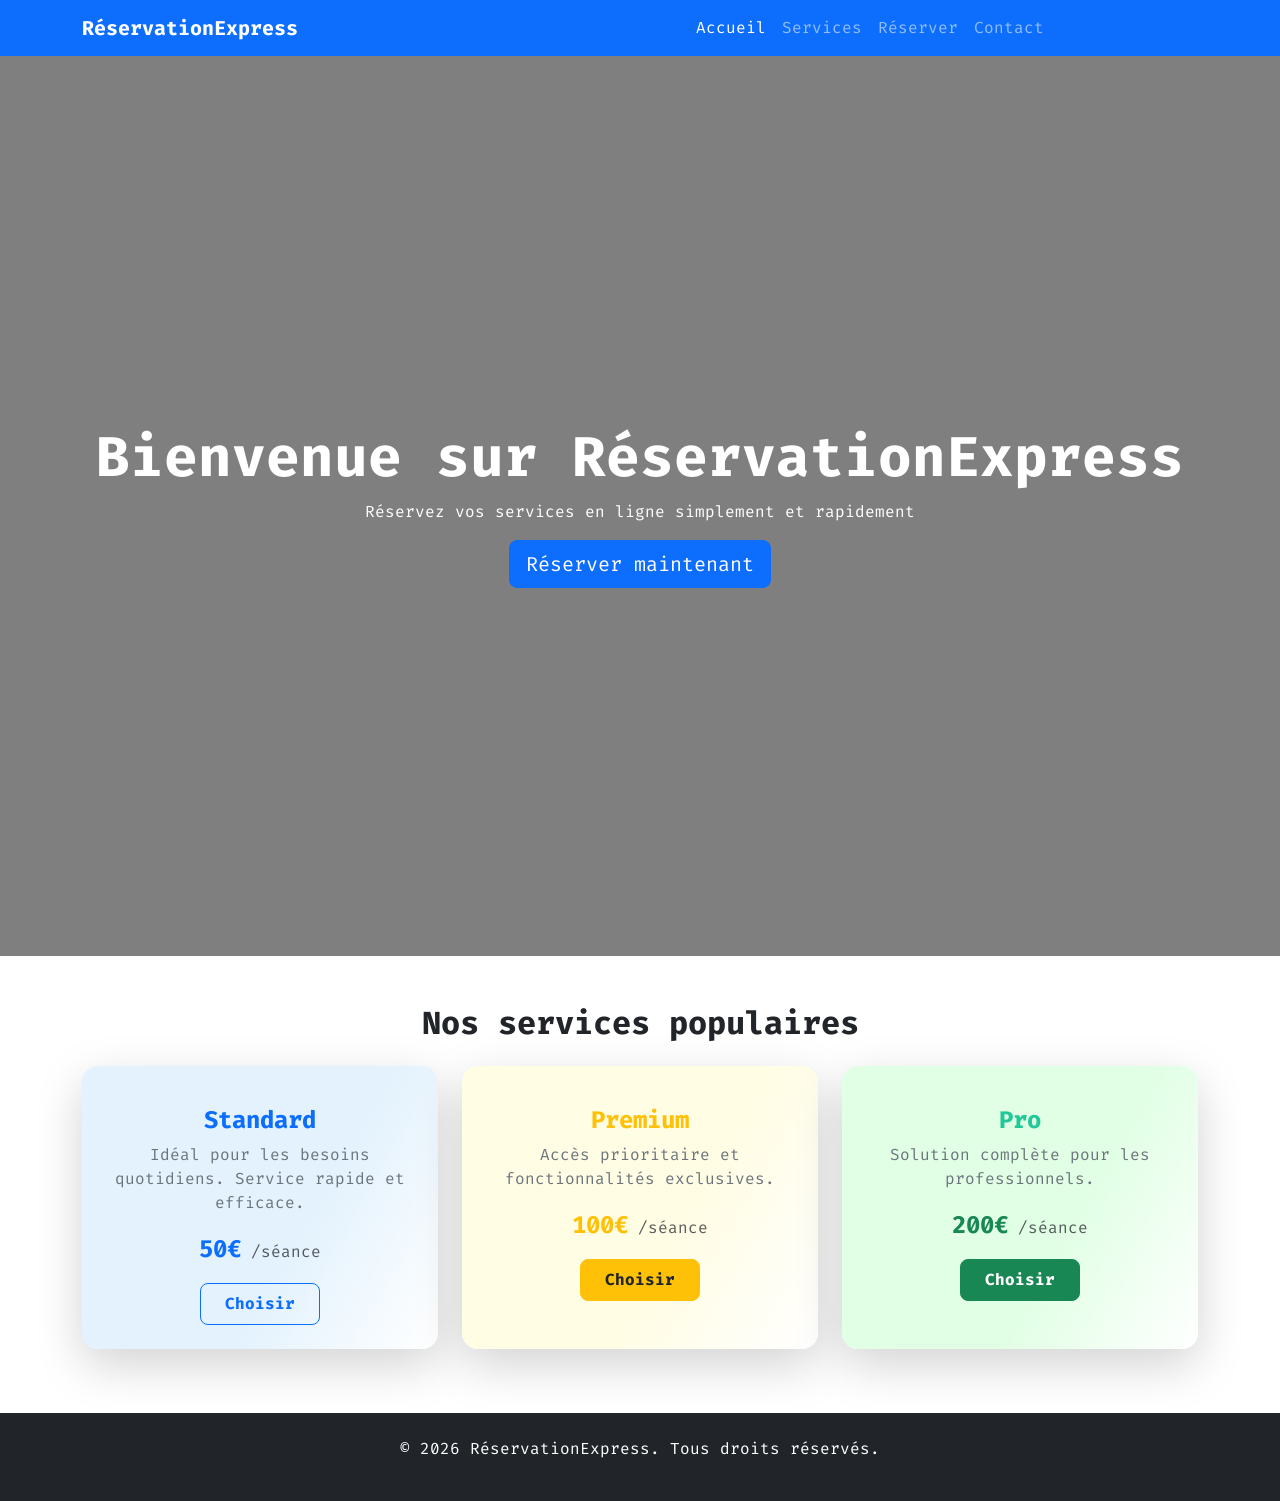
<file: index.html>
<!DOCTYPE html>
<html lang="fr">

<head>
    <meta charset="UTF-8">
    <meta name="viewport" content="width=device-width, initial-scale=1.0">
    <title>RéservationExpress - Accueil</title>

    <!-- Fira Code Google Fonts -->
    <link href="https://fonts.googleapis.com/css2?family=Fira+Code:wght@400;500;700&display=swap" rel="stylesheet">

    <!-- Bootstrap 5 CSS -->
    <link href="https://cdn.jsdelivr.net/npm/bootstrap@5.3.2/dist/css/bootstrap.min.css" rel="stylesheet">

    <!-- Notre CSS personnalisé -->
    <link rel="stylesheet" href="css/style.css">
</head>

    <body style="font-family: 'Fira Code', 'Segoe UI', Tahoma, Geneva, Verdana, sans-serif;">

    <!-- Navigation -->
    <nav class="navbar navbar-expand-lg navbar-dark bg-primary">
        <div class="container">
            <a class="navbar-brand fw-bold" href="index.html">RéservationExpress</a>
            <button class="navbar-toggler" type="button" data-bs-toggle="collapse" data-bs-target="#navbarNav">
                <span class="navbar-toggler-icon"></span>
            </button>
            <div class="collapse navbar-collapse" id="navbarNav">
                <ul class="navbar-nav ms-auto">
                    <li class="nav-item">
                        <a class="nav-link active" href="index.html">Accueil</a>
                    </li>
                    <li class="nav-item">
                        <a class="nav-link" href="services.html">Services</a>
                    </li>
                    <li class="nav-item">
                        <a class="nav-link" href="reservation.html">Réserver</a>
                    </li>
                    <li class="nav-item">
                        <a class="nav-link" href="contact.html">Contact</a>
                    </li>
                </ul>
                <!-- button de connexion -->
                <div class="">
                    <button class="btn btn-outline-primary">Se connecter</button>
                </div>
            </div>

        </div>
    </nav>

    <!-- Section Hero (En-tête accrocheur) -->
    <header class="py-5 w-100">
        <div class="container text-center">
            <h1 class="display-4 fw-bold">Bienvenue sur RéservationExpress</h1>
            <p class="">Réservez vos services en ligne simplement et rapidement</p>
            <a href="reservation.html" class="btn btn-primary btn-lg">Réserver maintenant</a>
        </div>
    </header>

    <!-- Section Services (Aperçu) -->
    <section class="py-5">
        <div class="container">
            <h2 class="text-center mb-4 fw-bold">Nos services populaires</h2>
            <div class="row">
                    <div class="col-md-4 mb-3">
                        <div class="card shadow-lg border-0 rounded-4 h-100 position-relative" style="background:linear-gradient(120deg,#e3f2fd 60%,#fff 100%);">
                            <div class="card-body text-center p-4">
                                <div class="mb-3">
                                    <span style="font-size:2.5rem;color:#0d6efd;"><i class="fas fa-clock"></i></span>
                                </div>
                                <h5 class="fw-bold mb-2" style="color:#0d6efd;font-size:1.5rem;">Standard</h5>
                                <p class="mb-3 text-secondary">Idéal pour les besoins quotidiens. Service rapide et efficace.</p>
                                <div class="mb-3">
                                    <span class="fs-4 fw-bold text-primary">50€</span>
                                    <span class="text-muted">/séance</span>
                                </div>
                                <a href="reservation.html" class="btn btn-outline-primary px-4 py-2 fw-bold rounded-pill">Choisir</a>
                            </div>
                        </div>
                    </div>
                    <div class="col-md-4 mb-3">
                        <div class="card shadow-lg border-0 rounded-4 h-100 position-relative" style="background:linear-gradient(120deg,#fffde4 60%,#fff 100%);">
                            <div class="card-body text-center p-4">
                                <div class="mb-3">
                                    <span style="font-size:2.5rem;color:#ffc107;"><i class="fas fa-star"></i></span>
                                </div>
                                <h5 class="fw-bold mb-2" style="color:#ffc107;font-size:1.5rem;">Premium</h5>
                                <p class="mb-3 text-secondary">Accès prioritaire et fonctionnalités exclusives.</p>
                                <div class="mb-3">
                                    <span class="fs-4 fw-bold text-warning">100€</span>
                                    <span class="text-muted">/séance</span>
                                </div>
                                <a href="reservation.html" class="btn btn-warning px-4 py-2 fw-bold rounded-pill text-dark">Choisir</a>
                            </div>
                        </div>
                    </div>
                    <div class="col-md-4 mb-3">
                        <div class="card shadow-lg border-0 rounded-4 h-100 position-relative" style="background:linear-gradient(120deg,#e0ffe4 60%,#fff 100%);">
                            <div class="card-body text-center p-4">
                                <div class="mb-3">
                                    <span style="font-size:2.5rem;color:#20c997;"><i class="fas fa-briefcase"></i></span>
                                </div>
                                <h5 class="fw-bold mb-2" style="color:#20c997;font-size:1.5rem;">Pro</h5>
                                <p class="mb-3 text-secondary">Solution complète pour les professionnels.</p>
                                <div class="mb-3">
                                    <span class="fs-4 fw-bold text-success">200€</span>
                                    <span class="text-muted">/séance</span>
                                </div>
                                <a href="reservation.html" class="btn btn-success px-4 py-2 fw-bold rounded-pill">Choisir</a>
                            </div>
                        </div>
                    </div>
            </div>
        </div>
    </section>

    <!-- Pied de page -->
    <footer class="bg-dark text-white py-4">
        <div class="container text-center">
            <p>&copy; 2026 RéservationExpress. Tous droits réservés.</p>
        </div>
    </footer>

    <!-- Bootstrap JS (nécessaire pour le menu responsive) -->
    <script src="https://cdn.jsdelivr.net/npm/bootstrap@5.3.2/dist/js/bootstrap.bundle.min.js"></script>
</body>

</html>
</file>
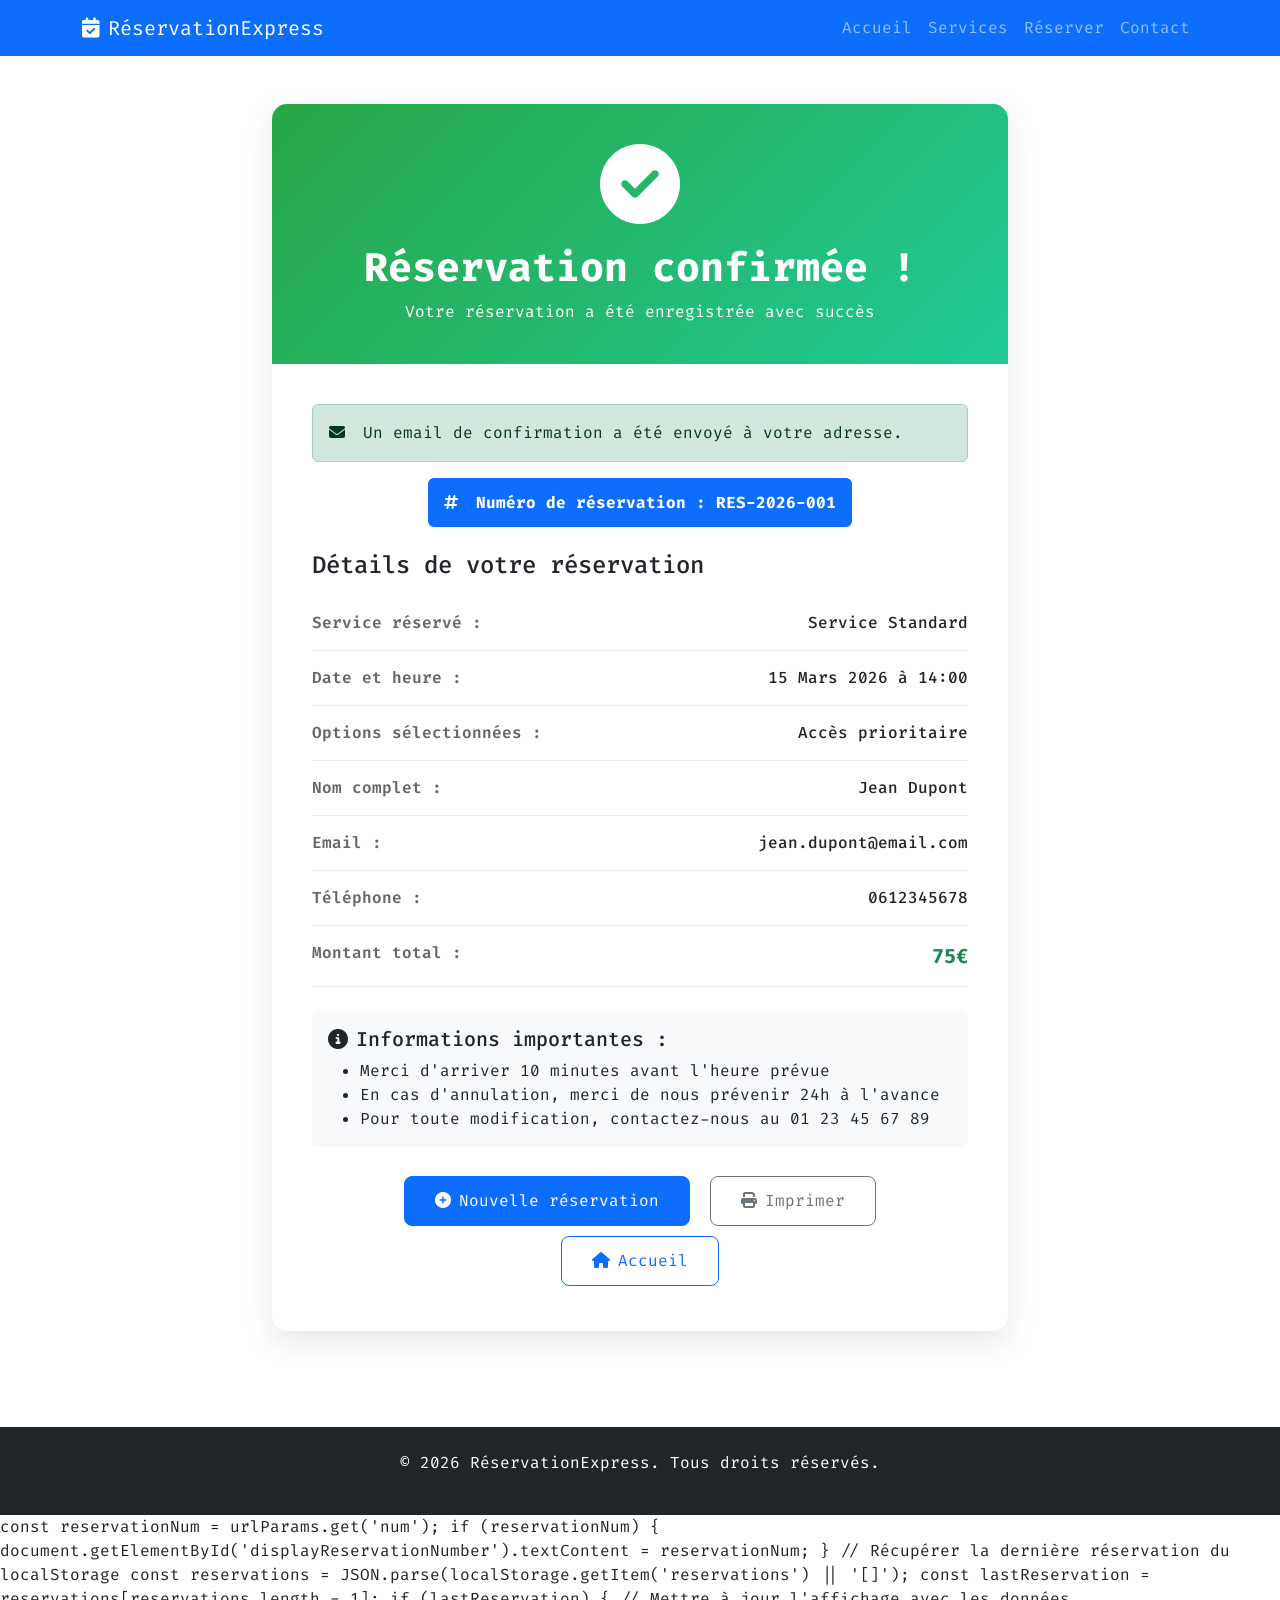
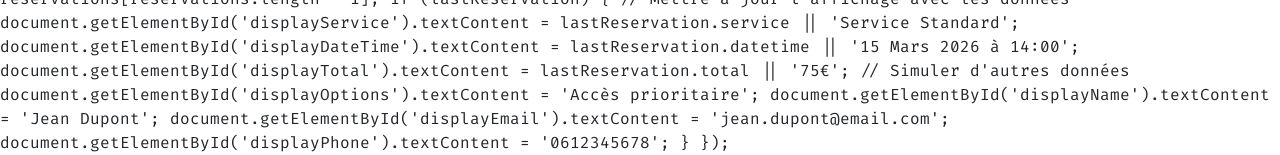
<file: confirmation.html>
<!DOCTYPE html>
<html lang="fr">
<head>
    <meta charset="UTF-8">
    <meta name="viewport" content="width=device-width, initial-scale=1.0">
    <title>RéservationExpress - Confirmation</title>
    
    <!-- Fira Code Google Fonts -->
    <link href="https://fonts.googleapis.com/css2?family=Fira+Code:wght@400;500;700&display=swap" rel="stylesheet">
    
    <!-- Bootstrap 5 CSS -->
    <link href="https://cdn.jsdelivr.net/npm/bootstrap@5.3.2/dist/css/bootstrap.min.css" rel="stylesheet">
    
    <!-- Font Awesome -->
    <link rel="stylesheet" href="https://cdnjs.cloudflare.com/ajax/libs/font-awesome/6.4.2/css/all.min.css">
    
    <!-- Notre CSS personnalisé -->
    <link rel="stylesheet" href="css/style.css">
    
    <style>
        .confirmation-card {
            border: none;
            border-radius: 15px;
            overflow: hidden;
            box-shadow: 0 10px 30px rgba(0,0,0,0.1);
        }
        
        .confirmation-header {
            background: linear-gradient(135deg, #28a745 0%, #20c997 100%);
            color: white;
            padding: 40px 20px;
            text-align: center;
        }
        
        .confirmation-header i {
            font-size: 5rem;
            margin-bottom: 20px;
        }
        
        .confirmation-body {
            padding: 40px;
        }
        
        .detail-row {
            display: flex;
            justify-content: space-between;
            padding: 15px 0;
            border-bottom: 1px solid #eee;
        }
        
        .detail-label {
            font-weight: 600;
            color: #666;
        }
        
        .detail-value {
            font-weight: 500;
        }
        
        .action-buttons .btn {
            padding: 12px 30px;
            margin: 5px;
            border-radius: 25px;
        }
        
        .qr-code {
            background: #f8f9fa;
            padding: 20px;
            text-align: center;
            border-radius: 10px;
            margin-top: 20px;
        }
        
        .qr-code img {
            width: 150px;
            height: 150px;
        }
    </style>
</head>
<body style="font-family: 'Fira Code', 'Segoe UI', Tahoma, Geneva, Verdana, sans-serif;">

    <!-- Navigation -->
    <nav class="navbar navbar-expand-lg navbar-dark bg-primary">
        <div class="container">
            <a class="navbar-brand" href="index.html">
                <i class="fas fa-calendar-check me-2"></i>RéservationExpress
            </a>
            <button class="navbar-toggler" type="button" data-bs-toggle="collapse" data-bs-target="#navbarNav">
                <span class="navbar-toggler-icon"></span>
            </button>
            <div class="collapse navbar-collapse" id="navbarNav">
                <ul class="navbar-nav ms-auto">
                    <li class="nav-item">
                        <a class="nav-link" href="index.html">Accueil</a>
                    </li>
                    <li class="nav-item">
                        <a class="nav-link" href="services.html">Services</a>
                    </li>
                    <li class="nav-item">
                        <a class="nav-link" href="reservation.html">Réserver</a>
                    </li>
                    <li class="nav-item">
                        <a class="nav-link" href="contact.html">Contact</a>
                    </li>
                </ul>
            </div>
        </div>
    </nav>

    <!-- Contenu principal -->
    <section class="py-5">
        <div class="container">
            <div class="row justify-content-center">
                <div class="col-lg-8">
                    
                    <!-- Carte de confirmation -->
                    <div class="confirmation-card card">
                        
                        <!-- En-tête avec animation de succès -->
                        <div class="confirmation-header">
                            <i class="fas fa-check-circle"></i>
                            <h2 class="display-6 fw-bold">Réservation confirmée !</h2>
                            <p class="mb-0">Votre réservation a été enregistrée avec succès</p>
                        </div>
                        
                        <!-- Corps de la confirmation -->
                        <div class="confirmation-body">
                            
                            <!-- Message de remerciement -->
                            <div class="alert alert-success" role="alert">
                                <i class="fas fa-envelope me-2"></i>
                                Un email de confirmation a été envoyé à votre adresse.
                            </div>
                            
                            <!-- Numéro de réservation -->
                            <div class="text-center mb-4">
                                <span class="badge bg-primary p-3 fs-6">
                                    <i class="fas fa-hashtag me-2"></i>
                                    Numéro de réservation : <span id="displayReservationNumber">RES-2026-001</span>
                                </span>
                            </div>
                            
                            <!-- Détails de la réservation -->
                            <h4 class="mb-3">Détails de votre réservation</h4>
                            
                            <div class="detail-row">
                                <span class="detail-label">Service réservé :</span>
                                <span class="detail-value" id="displayService">Service Standard</span>
                            </div>
                            
                            <div class="detail-row">
                                <span class="detail-label">Date et heure :</span>
                                <span class="detail-value" id="displayDateTime">15 Mars 2026 à 14:00</span>
                            </div>
                            
                            <div class="detail-row">
                                <span class="detail-label">Options sélectionnées :</span>
                                <span class="detail-value" id="displayOptions">Accès prioritaire</span>
                            </div>
                            
                            <div class="detail-row">
                                <span class="detail-label">Nom complet :</span>
                                <span class="detail-value" id="displayName">Jean Dupont</span>
                            </div>
                            
                            <div class="detail-row">
                                <span class="detail-label">Email :</span>
                                <span class="detail-value" id="displayEmail">jean.dupont@email.com</span>
                            </div>
                            
                            <div class="detail-row">
                                <span class="detail-label">Téléphone :</span>
                                <span class="detail-value" id="displayPhone">0612345678</span>
                            </div>
                            
                            <div class="detail-row">
                                <span class="detail-label">Montant total :</span>
                                <span class="detail-value text-success fw-bold fs-5" id="displayTotal">75€</span>
                            </div>
                            
                            <!-- QR Code simulé -->
                                <!-- ...existing code... -->
                            
                            <!-- Notes supplémentaires -->
                            <div class="mt-4 p-3 bg-light rounded">
                                <h5><i class="fas fa-info-circle me-2"></i>Informations importantes :</h5>
                                <ul class="mb-0">
                                    <li>Merci d'arriver 10 minutes avant l'heure prévue</li>
                                    <li>En cas d'annulation, merci de nous prévenir 24h à l'avance</li>
                                    <li>Pour toute modification, contactez-nous au 01 23 45 67 89</li>
                                </ul>
                            </div>
                            
                            <!-- Boutons d'action -->
                            <div class="action-buttons text-center mt-4">
                                <a href="reservation.html" class="btn btn-primary">
                                    <i class="fas fa-plus-circle me-2"></i>Nouvelle réservation
                                </a>
                                <button class="btn btn-outline-secondary" onclick="window.print()">
                                    <i class="fas fa-print me-2"></i>Imprimer
                                </button>
                                <a href="index.html" class="btn btn-outline-primary">
                                    <i class="fas fa-home me-2"></i>Accueil
                                </a>
                            </div>
                        </div>
                    </div>
                    
                    <!-- Section recommandations -->
                        <!-- ...existing code... -->
                </div>
            </div>
        </div>
    </section>

    <!-- Footer -->
    <footer class="bg-dark text-white py-4 mt-5">
        <div class="container text-center">
            <p>&copy; 2026 RéservationExpress. Tous droits réservés.</p>
        </div>
    </footer>

    <!-- Bootstrap JS -->
    <script src="https://cdn.jsdelivr.net/npm/bootstrap@5.3.2/dist/js/bootstrap.bundle.min.js"></script>
            const reservationNum = urlParams.get('num');
            
            if (reservationNum) {
                document.getElementById('displayReservationNumber').textContent = reservationNum;
            }
            
            // Récupérer la dernière réservation du localStorage
            const reservations = JSON.parse(localStorage.getItem('reservations') || '[]');
            const lastReservation = reservations[reservations.length - 1];
            
            if (lastReservation) {
                // Mettre à jour l'affichage avec les données
                document.getElementById('displayService').textContent = lastReservation.service || 'Service Standard';
                document.getElementById('displayDateTime').textContent = lastReservation.datetime || '15 Mars 2026 à 14:00';
                document.getElementById('displayTotal').textContent = lastReservation.total || '75€';
                
                // Simuler d'autres données
                document.getElementById('displayOptions').textContent = 'Accès prioritaire';
                document.getElementById('displayName').textContent = 'Jean Dupont';
                document.getElementById('displayEmail').textContent = 'jean.dupont@email.com';
                document.getElementById('displayPhone').textContent = '0612345678';
            }
        });
    </script>
</body>
</html>
</file>
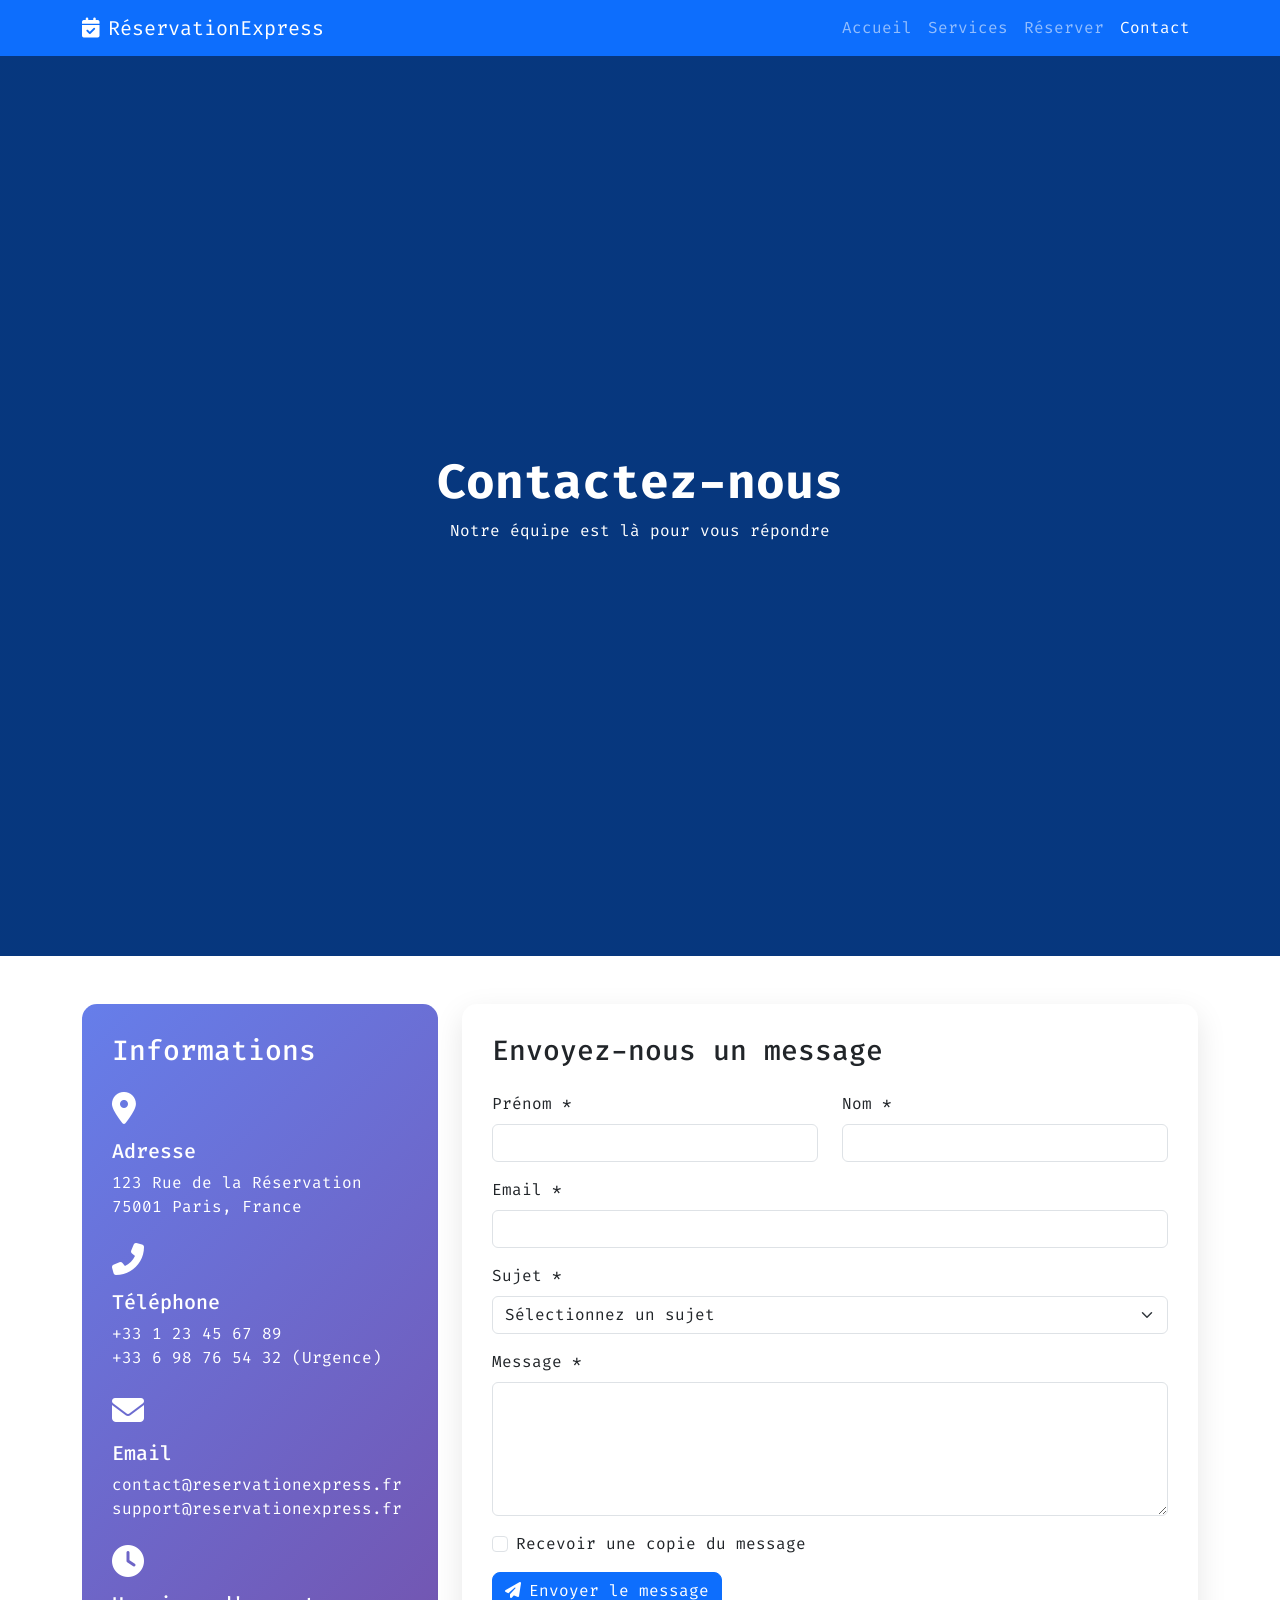
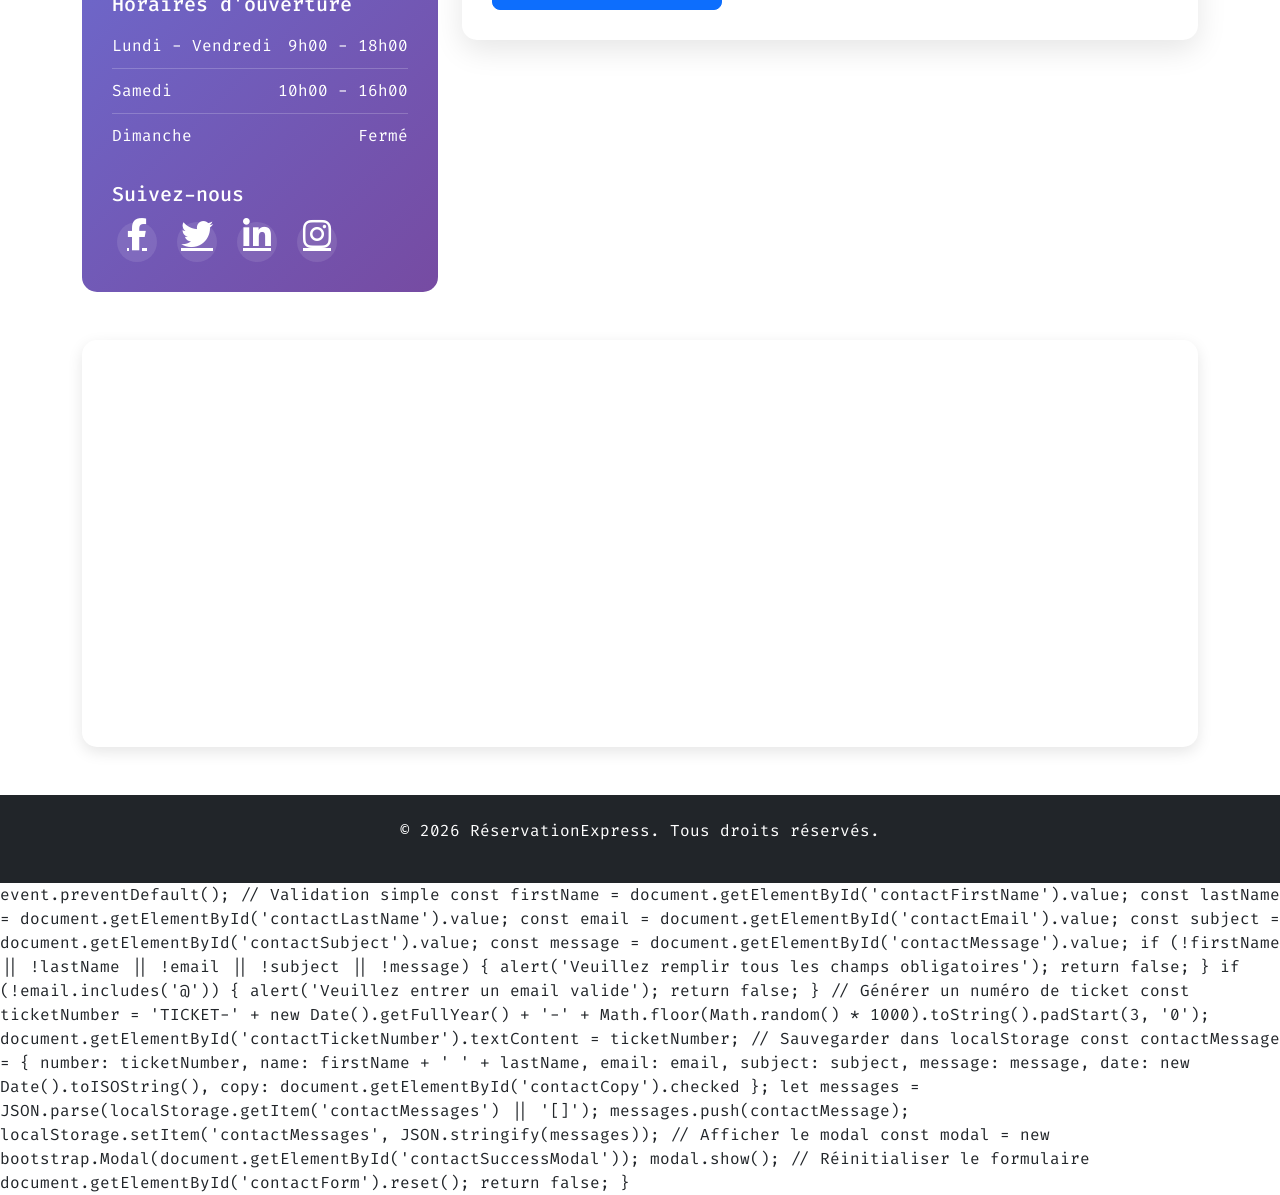
<file: contact.html>
<!DOCTYPE html>
<html lang="fr">
<head>
    <meta charset="UTF-8">
    <meta name="viewport" content="width=device-width, initial-scale=1.0">
    <title>RéservationExpress - Contact</title>
    
    <!-- Fira Code Google Fonts -->
    <link href="https://fonts.googleapis.com/css2?family=Fira+Code:wght@400;500;700&display=swap" rel="stylesheet">
    
    <!-- Bootstrap 5 CSS -->
    <link href="https://cdn.jsdelivr.net/npm/bootstrap@5.3.2/dist/css/bootstrap.min.css" rel="stylesheet">
    
    <!-- Font Awesome -->
    <link rel="stylesheet" href="https://cdnjs.cloudflare.com/ajax/libs/font-awesome/6.4.2/css/all.min.css">
    
    <!-- Notre CSS personnalisé -->
    <link rel="stylesheet" href="css/style.css">
    
    <style>
        .contact-info-card {
            background: linear-gradient(135deg, #667eea 0%, #764ba2 100%);
            color: white;
            border-radius: 15px;
            padding: 30px;
            height: 100%;
        }
        
        .contact-info-card i {
            font-size: 2rem;
            margin-bottom: 15px;
        }
        
        .contact-form {
            background: white;
            border-radius: 15px;
            padding: 30px;
            box-shadow: 0 10px 30px rgba(0,0,0,0.1);
        }
        
        .map-container {
            border-radius: 15px;
            overflow: hidden;
            box-shadow: 0 5px 15px rgba(0,0,0,0.1);
        }
        
        .social-icon {
            width: 40px;
            height: 40px;
            background: rgba(255,255,255,0.1);
            border-radius: 50%;
            display: inline-flex;
            align-items: center;
            justify-content: center;
            margin: 0 5px;
            transition: all 0.3s;
        }
        
        .social-icon:hover {
            background: white;
            color: #667eea !important;
            transform: translateY(-3px);
        }
        
        .office-hour {
            display: flex;
            justify-content: space-between;
            padding: 10px 0;
            border-bottom: 1px solid rgba(255,255,255,0.2);
        }
        
        .office-hour:last-child {
            border-bottom: none;
        }
    </style>
</head>
<body style="font-family: 'Fira Code', 'Segoe UI', Tahoma, Geneva, Verdana, sans-serif;">

    <!-- Navigation -->
    <nav class="navbar navbar-expand-lg navbar-dark bg-primary">
        <div class="container">
            <a class="navbar-brand" href="index.html">
                <i class="fas fa-calendar-check me-2"></i>RéservationExpress
            </a>
            <button class="navbar-toggler" type="button" data-bs-toggle="collapse" data-bs-target="#navbarNav">
                <span class="navbar-toggler-icon"></span>
            </button>
            <div class="collapse navbar-collapse" id="navbarNav">
                <ul class="navbar-nav ms-auto">
                    <li class="nav-item">
                        <a class="nav-link" href="index.html">Accueil</a>
                    </li>
                    <li class="nav-item">
                        <a class="nav-link" href="services.html">Services</a>
                    </li>
                    <li class="nav-item">
                        <a class="nav-link" href="reservation.html">Réserver</a>
                    </li>
                    <li class="nav-item">
                        <a class="nav-link active" href="contact.html">Contact</a>
                    </li>
                </ul>
            </div>
        </div>
    </nav>

    <!-- En-tête -->
    <header class="bg-primary text-white py-5">
        <div class="container text-center">
            <h1 class="display-5 fw-bold">Contactez-nous</h1>
            <p class="">Notre équipe est là pour vous répondre</p>
        </div>
    </header>

    <!-- Section Contact -->
    <section class="py-5">
        <div class="container">
            <div class="row g-4">
                <!-- Informations de contact -->
                <div class="col-lg-4">
                    <div class="contact-info-card">
                        <h3 class="mb-4">Informations</h3>
                        
                        <div class="mb-4">
                            <i class="fas fa-map-marker-alt"></i>
                            <h5>Adresse</h5>
                            <p class="mb-0">123 Rue de la Réservation<br>75001 Paris, France</p>
                        </div>
                        
                        <div class="mb-4">
                            <i class="fas fa-phone-alt"></i>
                            <h5>Téléphone</h5>
                            <p class="mb-0">+33 1 23 45 67 89</p>
                            <p class="mb-0">+33 6 98 76 54 32 (Urgence)</p>
                        </div>
                        
                        <div class="mb-4">
                            <i class="fas fa-envelope"></i>
                            <h5>Email</h5>
                            <p class="mb-0">contact@reservationexpress.fr</p>
                            <p class="mb-0">support@reservationexpress.fr</p>
                        </div>
                        
                        <div class="mb-4">
                            <i class="fas fa-clock"></i>
                            <h5>Horaires d'ouverture</h5>
                            <div class="office-hour">
                                <span>Lundi - Vendredi</span>
                                <span>9h00 - 18h00</span>
                            </div>
                            <div class="office-hour">
                                <span>Samedi</span>
                                <span>10h00 - 16h00</span>
                            </div>
                            <div class="office-hour">
                                <span>Dimanche</span>
                                <span>Fermé</span>
                            </div>
                        </div>
                        
                        <div>
                            <h5>Suivez-nous</h5>
                            <div class="mt-3">
                                <a href="#" class="social-icon text-white"><i class="fab fa-facebook-f"></i></a>
                                <a href="#" class="social-icon text-white"><i class="fab fa-twitter"></i></a>
                                <a href="#" class="social-icon text-white"><i class="fab fa-linkedin-in"></i></a>
                                <a href="#" class="social-icon text-white"><i class="fab fa-instagram"></i></a>
                            </div>
                        </div>
                    </div>
                </div>
                
                <!-- Formulaire de contact -->
                <div class="col-lg-8">
                    <div class="contact-form">
                        <h3 class="mb-4">Envoyez-nous un message</h3>
                        
                        <form id="contactForm" onsubmit="return sendMessage(event)">
                            <div class="row">
                                <div class="col-md-6 mb-3">
                                    <label class="form-label">Prénom *</label>
                                    <input type="text" class="form-control" id="contactFirstName" required>
                                </div>
                                <div class="col-md-6 mb-3">
                                    <label class="form-label">Nom *</label>
                                    <input type="text" class="form-control" id="contactLastName" required>
                                </div>
                            </div>
                            
                            <div class="mb-3">
                                <label class="form-label">Email *</label>
                                <input type="email" class="form-control" id="contactEmail" required>
                            </div>
                            
                            <div class="mb-3">
                                <label class="form-label">Sujet *</label>
                                <select class="form-select" id="contactSubject" required>
                                    <option value="">Sélectionnez un sujet</option>
                                    <option value="info">Demande d'information</option>
                                    <option value="reservation">Question sur une réservation</option>
                                    <option value="support">Support technique</option>
                                    <option value="reclamation">Réclamation</option>
                                    <option value="autre">Autre</option>
                                </select>
                            </div>
                            
                            <div class="mb-3">
                                <label class="form-label">Message *</label>
                                <textarea class="form-control" id="contactMessage" rows="5" required></textarea>
                            </div>
                            
                            <div class="mb-3 form-check">
                                <input type="checkbox" class="form-check-input" id="contactCopy">
                                <label class="form-check-label" for="contactCopy">
                                    Recevoir une copie du message
                                </label>
                            </div>
                            
                            <button type="submit" class="btn btn-primary">
                                <i class="fas fa-paper-plane me-2"></i>Envoyer le message
                            </button>
                        </form>
                    </div>
                </div>
            </div>
            
            <!-- Carte -->
            <div class="row mt-5">
                <div class="col-12">
                    <div class="map-container">
                        <iframe src="https://www.google.com/maps/embed?pb=!1m18!1m12!1m3!1d2624.874102182142!2d2.335455315674153!3d48.8606110792879!2m3!1f0!2f0!3f0!3m2!1i1024!2i768!4f13.1!3m3!1m2!1s0x47e671d877937b0f%3A0xb975fcfa192f84d4!2sMus%C3%A9e%20du%20Louvre!5e0!3m2!1sfr!2sfr!4v1647891234567!5m2!1sfr!2sfr" width="100%" height="400" style="border:0;" allowfullscreen="" loading="lazy"></iframe>
                    </div>
                </div>
            </div>
        </div>
    </section>

    <!-- Footer -->
    <footer class="bg-dark text-white py-4">
        <div class="container text-center">
            <p>&copy; 2026 RéservationExpress. Tous droits réservés.</p>
        </div>
    </footer>

    <!-- Modal de succès -->
    <div class="modal fade" id="contactSuccessModal" tabindex="-1">
        <div class="modal-dialog">
            <div class="modal-content">
                <div class="modal-header bg-success text-white">
                    <h5 class="modal-title">
                        <i class="fas fa-check-circle me-2"></i>Message envoyé !
                    </h5>
                    <button type="button" class="btn-close btn-close-white" data-bs-dismiss="modal"></button>
                </div>
                <div class="modal-body">
                    <p>Votre message a bien été envoyé. Notre équipe vous répondra dans les plus brefs délais.</p>
                    <p><strong>Numéro de suivi :</strong> <span id="contactTicketNumber">TICKET-2026-001</span></p>
                </div>
                <div class="modal-footer">
                    <button type="button" class="btn btn-primary" data-bs-dismiss="modal">Fermer</button>
                </div>
            </div>
        </div>
    </div>

    <!-- Bootstrap JS -->
    <script src="https://cdn.jsdelivr.net/npm/bootstrap@5.3.2/dist/js/bootstrap.bundle.min.js"></script>
            event.preventDefault();
            
            // Validation simple
            const firstName = document.getElementById('contactFirstName').value;
            const lastName = document.getElementById('contactLastName').value;
            const email = document.getElementById('contactEmail').value;
            const subject = document.getElementById('contactSubject').value;
            const message = document.getElementById('contactMessage').value;
            
            if (!firstName || !lastName || !email || !subject || !message) {
                alert('Veuillez remplir tous les champs obligatoires');
                return false;
            }
            
            if (!email.includes('@')) {
                alert('Veuillez entrer un email valide');
                return false;
            }
            
            // Générer un numéro de ticket
            const ticketNumber = 'TICKET-' + new Date().getFullYear() + '-' + 
                                Math.floor(Math.random() * 1000).toString().padStart(3, '0');
            document.getElementById('contactTicketNumber').textContent = ticketNumber;
            
            // Sauvegarder dans localStorage
            const contactMessage = {
                number: ticketNumber,
                name: firstName + ' ' + lastName,
                email: email,
                subject: subject,
                message: message,
                date: new Date().toISOString(),
                copy: document.getElementById('contactCopy').checked
            };
            
            let messages = JSON.parse(localStorage.getItem('contactMessages') || '[]');
            messages.push(contactMessage);
            localStorage.setItem('contactMessages', JSON.stringify(messages));
            
            // Afficher le modal
            const modal = new bootstrap.Modal(document.getElementById('contactSuccessModal'));
            modal.show();
            
            // Réinitialiser le formulaire
            document.getElementById('contactForm').reset();
            
            return false;
        }
    </script>
</body>
</html>
</file>
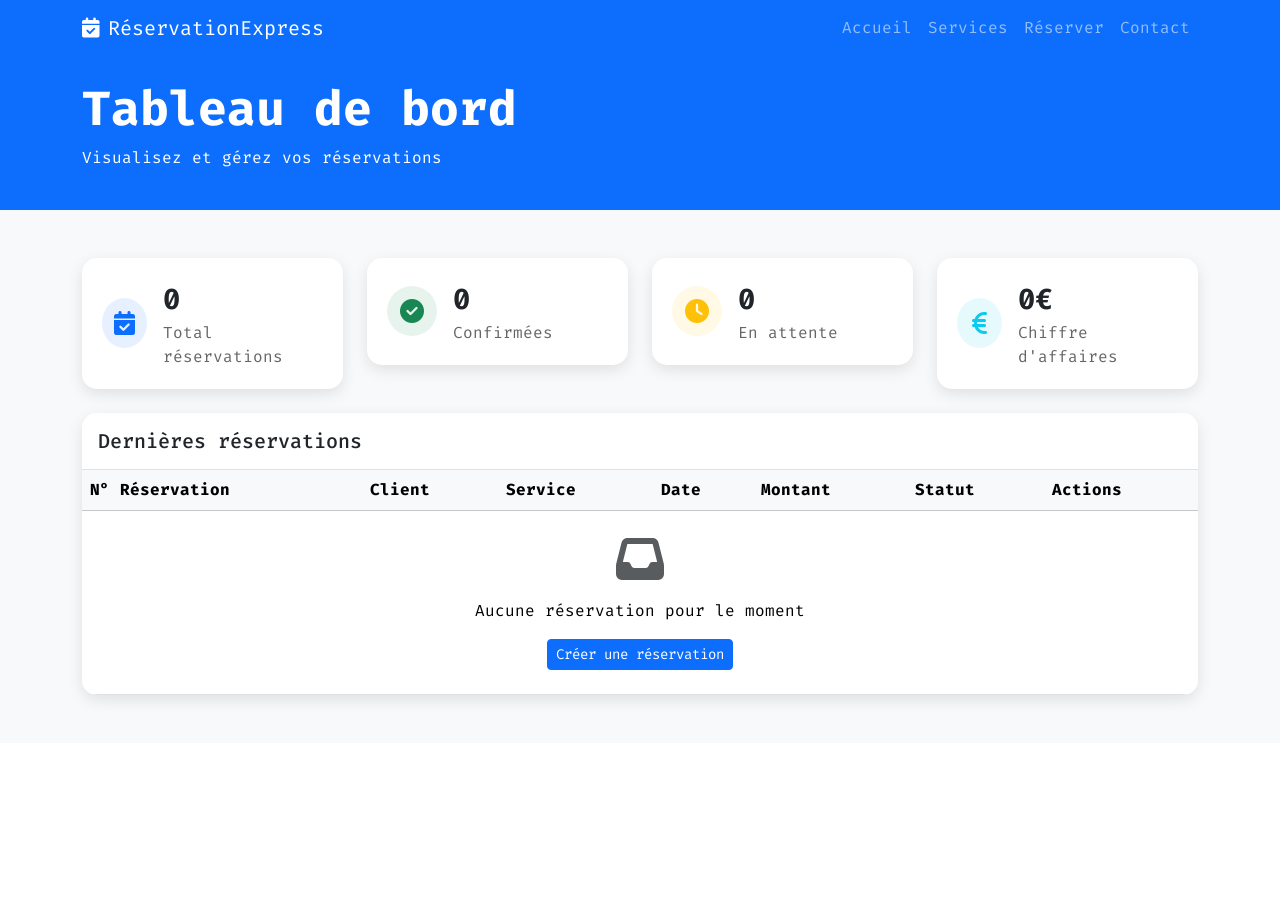
<file: dashboard.html>
<!DOCTYPE html>
<html lang="fr">
<head>
    <meta charset="UTF-8">
    <meta name="viewport" content="width=device-width, initial-scale=1.0">
    <title>RéservationExpress - Dashboard</title>
    
    <!-- Fira Code Google Fonts -->
    <link href="https://fonts.googleapis.com/css2?family=Fira+Code:wght@400;500;700&display=swap" rel="stylesheet">
    
    <!-- Bootstrap 5 CSS -->
    <link href="https://cdn.jsdelivr.net/npm/bootstrap@5.3.2/dist/css/bootstrap.min.css" rel="stylesheet">
    
    <!-- Font Awesome -->
    <link rel="stylesheet" href="https://cdnjs.cloudflare.com/ajax/libs/font-awesome/6.4.2/css/all.min.css">
    
    <!-- Chart.js pour les graphiques -->
    
    <style>
        .stat-card {
            background: white;
            border-radius: 15px;
            padding: 20px;
            box-shadow: 0 5px 15px rgba(0,0,0,0.1);
            transition: transform 0.3s;
        }
        
        .stat-card:hover {
            transform: translateY(-5px);
        }
        
        .stat-icon {
            width: 50px;
            height: 50px;
            border-radius: 50%;
            display: flex;
            align-items: center;
            justify-content: center;
            font-size: 1.5rem;
        }
        
        .stat-value {
            font-size: 1.8rem;
            font-weight: bold;
            margin: 0;
        }
        
        .stat-label {
            color: #666;
            margin: 0;
        }
        
        .table-reservations {
            background: white;
            border-radius: 15px;
            overflow: hidden;
            box-shadow: 0 5px 15px rgba(0,0,0,0.1);
        }
        
        .status-badge {
            padding: 5px 10px;
            border-radius: 25px;
            font-size: 0.85rem;
        }
        
        .status-confirmed {
            background: #d4edda;
            color: #155724;
        }
        
        .status-pending {
            background: #fff3cd;
            color: #856404;
        }
        
        .status-cancelled {
            background: #f8d7da;
            color: #721c24;
        }
    </style>
</head>
<body style="font-family: 'Fira Code', 'Segoe UI', Tahoma, Geneva, Verdana, sans-serif;">

    <!-- Navigation -->
    <nav class="navbar navbar-expand-lg navbar-dark bg-primary">
        <div class="container">
            <a class="navbar-brand" href="index.html">
                <i class="fas fa-calendar-check me-2"></i>RéservationExpress
            </a>
            <button class="navbar-toggler" type="button" data-bs-toggle="collapse" data-bs-target="#navbarNav">
                <span class="navbar-toggler-icon"></span>
            </button>
            <div class="collapse navbar-collapse" id="navbarNav">
                <ul class="navbar-nav ms-auto">
                    <li class="nav-item">
                        <a class="nav-link" href="index.html">Accueil</a>
                    </li>
                    <li class="nav-item">
                        <a class="nav-link" href="services.html">Services</a>
                    </li>
                    <li class="nav-item">
                        <a class="nav-link" href="reservation.html">Réserver</a>
                    </li>
                    <li class="nav-item">
                        <a class="nav-link" href="contact.html">Contact</a>
                    </li>
                </ul>
            </div>
        </div>
    </nav>

    <!-- En-tête -->
    <header class="bg-primary text-white py-4">
        <div class="container">
            <h1 class="display-5 fw-bold">Tableau de bord</h1>
            <p class="">Visualisez et gérez vos réservations</p>
        </div>
    </header>

    <!-- Dashboard -->
    <section class="py-5 bg-light">
        <div class="container">
            <!-- Statistiques -->
            <div class="row g-4 mb-4">
                <div class="col-md-3">
                    <div class="stat-card d-flex align-items-center">
                        <div class="stat-icon bg-primary bg-opacity-10 text-primary me-3">
                            <i class="fas fa-calendar-check"></i>
                        </div>
                        <div>
                            <p class="stat-value" id="totalReservations">0</p>
                            <p class="stat-label">Total réservations</p>
                        </div>
                    </div>
                </div>
                
                <div class="col-md-3">
                    <div class="stat-card d-flex align-items-center">
                        <div class="stat-icon bg-success bg-opacity-10 text-success me-3">
                            <i class="fas fa-check-circle"></i>
                        </div>
                        <div>
                            <p class="stat-value" id="confirmedReservations">0</p>
                            <p class="stat-label">Confirmées</p>
                        </div>
                    </div>
                </div>
                
                <div class="col-md-3">
                    <div class="stat-card d-flex align-items-center">
                        <div class="stat-icon bg-warning bg-opacity-10 text-warning me-3">
                            <i class="fas fa-clock"></i>
                        </div>
                        <div>
                            <p class="stat-value" id="pendingReservations">0</p>
                            <p class="stat-label">En attente</p>
                        </div>
                    </div>
                </div>
                
                <div class="col-md-3">
                    <div class="stat-card d-flex align-items-center">
                        <div class="stat-icon bg-info bg-opacity-10 text-info me-3">
                            <i class="fas fa-euro-sign"></i>
                        </div>
                        <div>
                            <p class="stat-value" id="totalRevenue">0€</p>
                            <p class="stat-label">Chiffre d'affaires</p>
                        </div>
                    </div>
                </div>
            </div>
                <!-- ...existing code... -->
            
            <!-- Liste des réservations -->
            <div class="table-reservations">
                <div class="p-3 bg-white border-bottom">
                    <h5 class="mb-0">Dernières réservations</h5>
                </div>
                <div class="table-responsive">
                    <table class="table table-hover mb-0">
                        <thead class="table-light">
                            <tr>
                                <th>N° Réservation</th>
                                <th>Client</th>
                                <th>Service</th>
                                <th>Date</th>
                                <th>Montant</th>
                                <th>Statut</th>
                                <th>Actions</th>
                            </tr>
                        </thead>
                        <tbody id="reservationsTableBody">
                            <tr>
                                <td colspan="7" class="text-center py-4">
                                    <div class="spinner-border text-primary" role="status">
                                        <span class="visually-hidden">Chargement...</span>
                                    </div>
                                </td>
                            </tr>
                        </tbody>
                    </table>
                </div>
            </div>
        </div>
    </section>

    <!-- Bootstrap JS -->
    <script src="https://cdn.jsdelivr.net/npm/bootstrap@5.3.2/dist/js/bootstrap.bundle.min.js"></script>
    
    <script>
        // Chargement des données
        document.addEventListener('DOMContentLoaded', function() {
            loadDashboardData();
        });
        
        function loadDashboardData() {
            // Récupérer les réservations
            const reservations = JSON.parse(localStorage.getItem('reservations') || '[]');
            const contactMessages = JSON.parse(localStorage.getItem('contactMessages') || '[]');
            
            // Mettre à jour les statistiques
            document.getElementById('totalReservations').textContent = reservations.length;
            
            // Calculer le CA (en supposant que total est une chaîne comme "75€")
            let totalRevenue = 0;
            reservations.forEach(res => {
                const price = parseFloat(res.total) || 0;
                totalRevenue += price;
            });
            document.getElementById('totalRevenue').textContent = totalRevenue + '€';
            
            // Statistiques simulées
            document.getElementById('confirmedReservations').textContent = 
                Math.floor(reservations.length * 0.8); // 80% confirmées
            document.getElementById('pendingReservations').textContent = 
                Math.floor(reservations.length * 0.2); // 20% en attente
            
            // Afficher le tableau
            displayReservationsTable(reservations);
        }
        
        function displayReservationsTable(reservations) {
            const tbody = document.getElementById('reservationsTableBody');
            
            if (reservations.length === 0) {
                tbody.innerHTML = `
                    <tr>
                        <td colspan="7" class="text-center py-4">
                            <i class="fas fa-inbox fa-3x text-muted mb-3"></i>
                            <p>Aucune réservation pour le moment</p>
                            <a href="reservation.html" class="btn btn-primary btn-sm">
                                Créer une réservation
                            </a>
                        </td>
                    </tr>
                `;
                return;
            }
            
            let html = '';
            reservations.slice(-5).reverse().forEach((res, index) => {
                const status = index % 3 === 0 ? 'confirmed' : (index % 3 === 1 ? 'pending' : 'confirmed');
                const statusClass = status === 'confirmed' ? 'status-confirmed' : 
                                   (status === 'pending' ? 'status-pending' : 'status-cancelled');
                const statusText = status === 'confirmed' ? 'Confirmée' : 
                                  (status === 'pending' ? 'En attente' : 'Annulée');
                
                html += `
                    <tr>
                        <td><strong>${res.number || 'RES-2026-00' + (index+1)}</strong></td>
                        <td>Client ${index+1}</td>
                        <td>${res.service || 'Service Standard'}</td>
                        <td>${res.datetime || '15/03/2026'}</td>
                        <td>${res.total || '75€'}</td>
                        <td><span class="status-badge ${statusClass}">${statusText}</span></td>
                        <td>
                            <button class="btn btn-sm btn-outline-primary" onclick="viewReservation('${res.number}')">
                                <i class="fas fa-eye"></i>
                            </button>
                            <button class="btn btn-sm btn-outline-danger" onclick="deleteReservation('${res.number}')">
                                <i class="fas fa-trash"></i>
                            </button>
                        </td>
                    </tr>
                `;
            });
            
            tbody.innerHTML = html;
        }
        
        function viewReservation(number) {
            alert('Affichage de la réservation : ' + number);
            // Rediriger vers la page de confirmation
            window.location.href = 'confirmation.html?num=' + number;
        }
        
        function deleteReservation(number) {
            if (confirm('Êtes-vous sûr de vouloir supprimer cette réservation ?')) {
                const reservations = JSON.parse(localStorage.getItem('reservations') || '[]');
                const updated = reservations.filter(r => r.number !== number);
                localStorage.setItem('reservations', JSON.stringify(updated));
                loadDashboardData(); // Recharger
                alert('Réservation supprimée');
            }
        }
    </script>
</body>
</html>
</file>
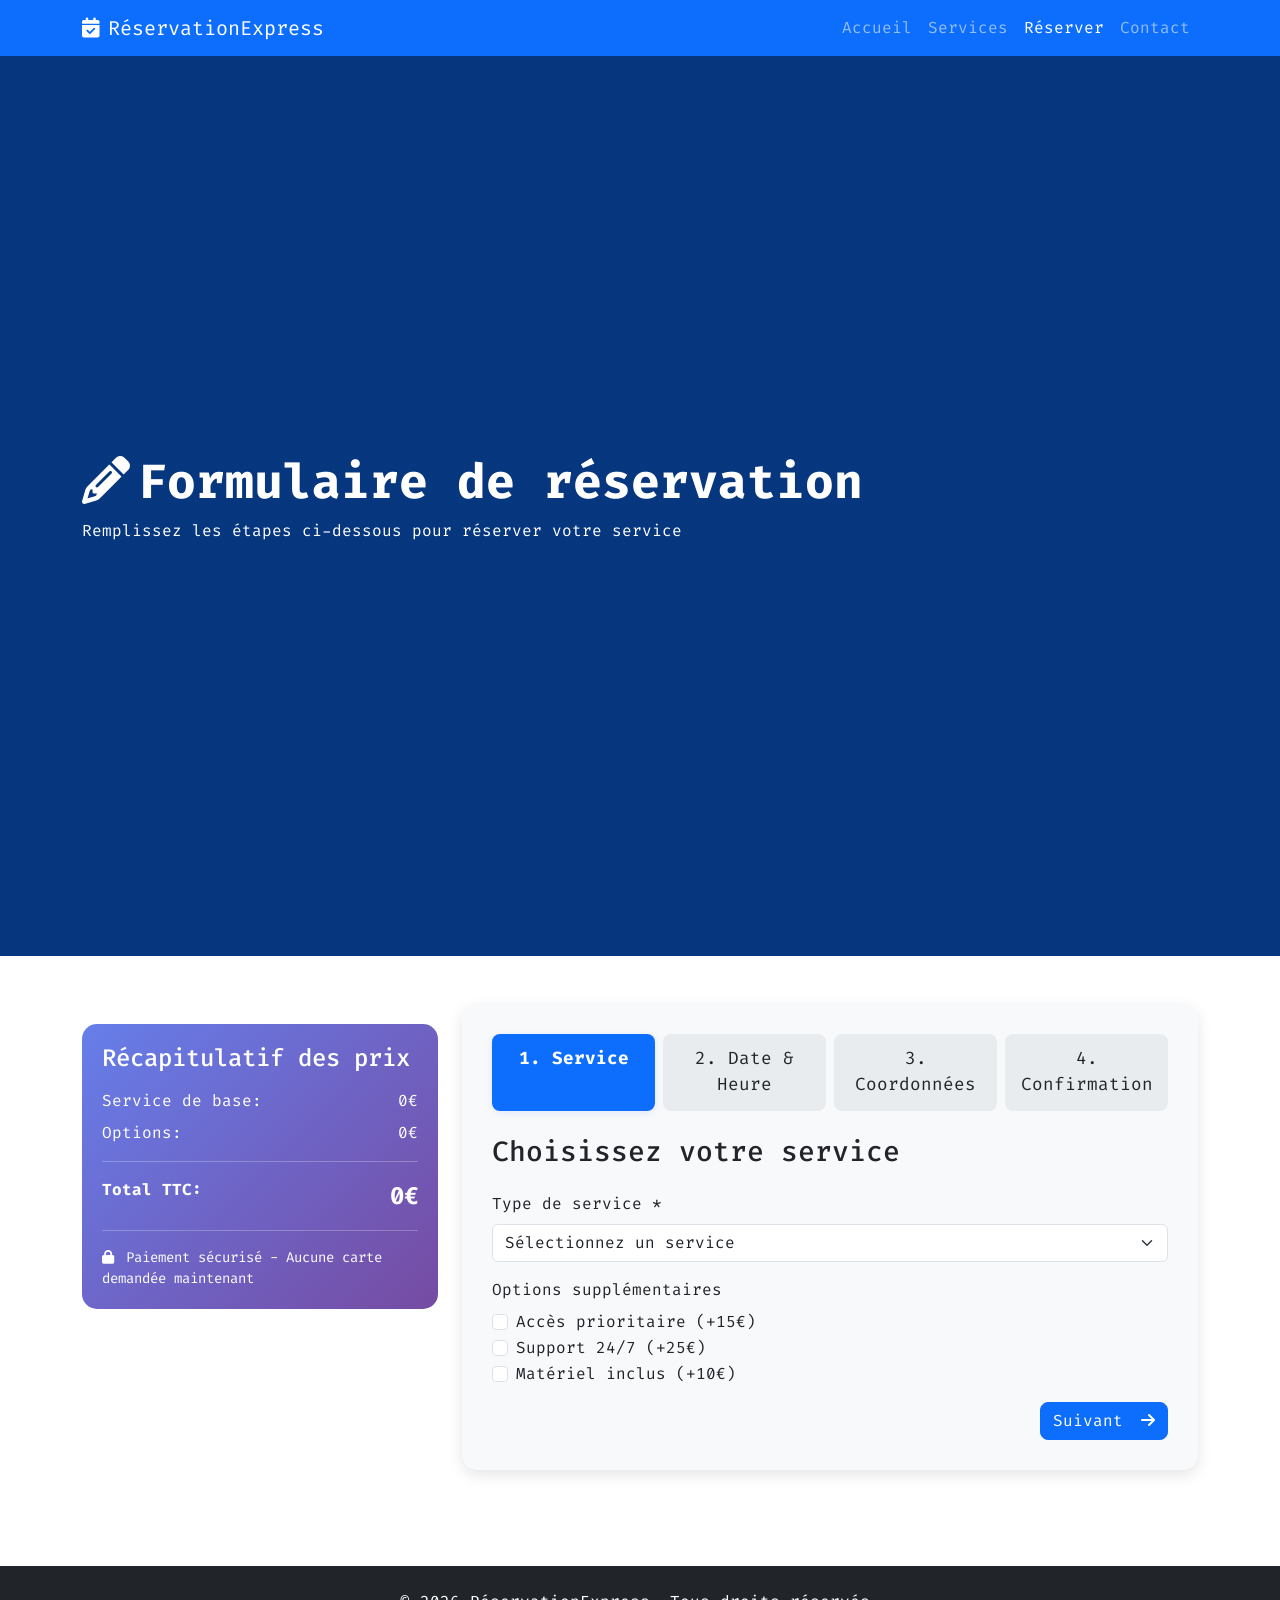
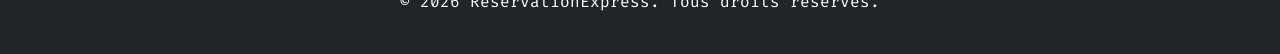
<file: reservation.html>
<!DOCTYPE html>
<html lang="fr">
<head>
    <meta charset="UTF-8">
    <meta name="viewport" content="width=device-width, initial-scale=1.0">
    <title>RéservationExpress - Réserver</title>
    
    <!-- Bootstrap 5 CSS -->
    <link href="https://cdn.jsdelivr.net/npm/bootstrap@5.3.2/dist/css/bootstrap.min.css" rel="stylesheet">
    
    <!-- Font Awesome pour les icônes (optionnel mais sympa) -->
    <link rel="stylesheet" href="https://cdnjs.cloudflare.com/ajax/libs/font-awesome/6.4.2/css/all.min.css">
    
    <!-- Notre CSS personnalisé -->
    <link rel="stylesheet" href="css/style.css">
    
    <style>
        /* Ajout de la police Fira Code */
        @import url('https://fonts.googleapis.com/css2?family=Fira+Code:wght@400;500;700&display=swap');
        /* Style temporaire pour la page de réservation */
        .reservation-form {
            background-color: #f8f9fa;
            border-radius: 15px;
            padding: 30px;
            box-shadow: 0 5px 15px rgba(0,0,0,0.1);
        }
        
        .price-summary {
            background: linear-gradient(135deg, #667eea 0%, #764ba2 100%);
            color: white;
            border-radius: 15px;
            padding: 20px;
            margin-top: 20px;
        }
        
        .form-step {
            display: none;
        }
        
        .form-step.active {
            display: block;
        }
        
            .step-indicator {
                display: flex;
                justify-content: space-between;
                margin-bottom: 30px;
                position: relative;
                gap: 8px;
            }
            .step {
                flex: 1;
                text-align: center;
                padding: 12px 8px;
                background: #e9ecef;
                border-radius: 8px;
                font-size: 1.1rem;
                margin: 0;
                position: relative;
                z-index: 1;
                min-width: 120px;
                transition: background 0.3s, color 0.3s;
            }
            .step.active {
                background: #0d6efd;
                color: white;
                font-weight: bold;
                box-shadow: 0 2px 8px rgba(13,110,253,0.10);
            }
            .step.completed {
                background: #198754;
                color: white;
                font-weight: bold;
            }
            @media (max-width: 600px) {
                .step-indicator {
                    flex-direction: column;
                    gap: 12px;
                }
                .step {
                    min-width: unset;
                    font-size: 1rem;
                    padding: 10px 4px;
                }
            }
    </style>
</head>
<body>

    <!-- Navigation (identique à l'accueil) -->
    <nav class="navbar navbar-expand-lg navbar-dark bg-primary">
        <div class="container">
            <a class="navbar-brand" href="index.html">
                <i class="fas fa-calendar-check me-2"></i>RéservationExpress
            </a>
            <button class="navbar-toggler" type="button" data-bs-toggle="collapse" data-bs-target="#navbarNav">
                <span class="navbar-toggler-icon"></span>
            </button>
            <div class="collapse navbar-collapse" id="navbarNav">
                <ul class="navbar-nav ms-auto">
                    <li class="nav-item">
                        <a class="nav-link" href="index.html">Accueil</a>
                    </li>
                    <li class="nav-item">
                        <a class="nav-link" href="services.html">Services</a>
                    </li>
                    <li class="nav-item">
                        <a class="nav-link active" href="reservation.html">Réserver</a>
                    </li>
                    <li class="nav-item">
                        <a class="nav-link" href="contact.html">Contact</a>
                    </li>
                </ul>
            </div>
        </div>
    </nav>

    <!-- En-tête de la page -->
    <header class="bg-primary text-white py-4">
        <div class="container">
            <h1 class="display-5 fw-bold">
                <i class="fas fa-pencil-alt me-2"></i>Formulaire de réservation
            </h1>
            <p class="">Remplissez les étapes ci-dessous pour réserver votre service</p>
        </div>
    </header>

    <!-- Section principale de réservation -->
    <section class="py-5">
            <div class="container">
                <div class="row gy-5 flex-column-reverse flex-lg-row">
                    <!-- Résumé du prix (colonne de droite sur desktop, en bas sur mobile) -->
                    <div class="col-lg-4 mb-4 mb-lg-0">
                        <div class="price-summary sticky-lg-top" style="top: 20px;">
                            <h4 class="mb-3">Récapitulatif des prix</h4>
                            <div class="d-flex justify-content-between mb-2">
                                <span>Service de base:</span>
                                <span id="base-price">0€</span>
                            </div>
                            <div class="d-flex justify-content-between mb-2">
                                <span>Options:</span>
                                <span id="options-price">0€</span>
                            </div>
                            <hr>
                            <div class="d-flex justify-content-between fw-bold">
                                <span>Total TTC:</span>
                                <span id="total-price" class="fs-4">0€</span>
                            </div>
                            <hr>
                            <p class="small mb-0">
                                <i class="fas fa-lock me-1"></i>
                                Paiement sécurisé - Aucune carte demandée maintenant
                            </p>
                        </div>
                    </div>
                    <!-- Formulaire de réservation (colonne de gauche sur desktop, en haut sur mobile) -->
                    <div class="col-lg-8">
                        <div class="reservation-form">
                            <!-- Indicateur d'étapes -->
                            <div class="step-indicator mb-4">
                                <div class="step active" id="step1-indicator">1. Service</div>
                                <div class="step" id="step2-indicator">2. Date & Heure</div>
                                <div class="step" id="step3-indicator">3. Coordonnées</div>
                                <div class="step" id="step4-indicator">4. Confirmation</div>
                            </div>
                            <!-- Étape 1: Choix du service -->
                            <div class="form-step active" id="step1">
                                <h3 class="mb-4">Choisissez votre service</h3>
                                <div class="mb-3">
                                    <label class="form-label">Type de service *</label>
                                    <select class="form-select" id="serviceType" required>
                                        <option value="">Sélectionnez un service</option>
                                        <option value="standard" data-price="50">Service Standard - 50€</option>
                                        <option value="premium" data-price="100">Service Premium - 100€</option>
                                        <option value="pro" data-price="200">Service Pro - 200€</option>
                                    </select>
                                </div>
                                <div class="mb-3">
                                    <label class="form-label">Options supplémentaires</label>
                                    <div class="form-check">
                                        <input class="form-check-input" type="checkbox" id="option1" data-price="15">
                                        <label class="form-check-label" for="option1">
                                            Accès prioritaire (+15€)
                                        </label>
                                    </div>
                                    <div class="form-check">
                                        <input class="form-check-input" type="checkbox" id="option2" data-price="25">
                                        <label class="form-check-label" for="option2">
                                            Support 24/7 (+25€)
                                        </label>
                                    </div>
                                    <div class="form-check">
                                        <input class="form-check-input" type="checkbox" id="option3" data-price="10">
                                        <label class="form-check-label" for="option3">
                                            Matériel inclus (+10€)
                                        </label>
                                    </div>
                                </div>
                                <div class="d-flex justify-content-end">
                                    <button class="btn btn-primary" onclick="nextStep(2)">Suivant <i class="fas fa-arrow-right ms-2"></i></button>
                                </div>
                            </div>
                            <!-- Étape 2: Date et heure -->
                            <div class="form-step" id="step2">
                                <h3 class="mb-4">Choisissez la date et l'heure</h3>
                                <div class="mb-3">
                                    <label class="form-label">Date souhaitée *</label>
                                    <input type="date" class="form-control" id="reservationDate" required min="">
                                </div>
                                <div class="mb-3">
                                    <label class="form-label">Heure souhaitée *</label>
                                    <select class="form-select" id="reservationTime" required>
                                        <option value="">Sélectionnez une heure</option>
                                        <option value="09:00">09:00</option>
                                        <option value="10:00">10:00</option>
                                        <option value="11:00">11:00</option>
                                        <option value="14:00">14:00</option>
                                        <option value="15:00">15:00</option>
                                        <option value="16:00">16:00</option>
                                    </select>
                                </div>
                                <div class="alert alert-info">
                                    <i class="fas fa-info-circle me-2"></i>Les créneaux sont disponibles du lundi au vendredi.
                                </div>
                                <div class="d-flex justify-content-between">
                                    <button class="btn btn-secondary" onclick="prevStep(1)"><i class="fas fa-arrow-left me-2"></i>Précédent</button>
                                    <button class="btn btn-primary" onclick="nextStep(3)">Suivant <i class="fas fa-arrow-right ms-2"></i></button>
                                </div>
                            </div>
                            <!-- Étape 3: Coordonnées -->
                            <div class="form-step" id="step3">
                                <h3 class="mb-4">Vos coordonnées</h3>
                                <div class="row">
                                    <div class="col-md-6 mb-3">
                                        <label class="form-label">Prénom *</label>
                                        <input type="text" class="form-control" id="firstName" required>
                                    </div>
                                    <div class="col-md-6 mb-3">
                                        <label class="form-label">Nom *</label>
                                        <input type="text" class="form-control" id="lastName" required>
                                    </div>
                                </div>
                                <div class="mb-3">
                                    <label class="form-label">Email *</label>
                                    <input type="email" class="form-control" id="email" required>
                                    <div class="invalid-feedback">Veuillez entrer un email valide</div>
                                </div>
                                <div class="mb-3">
                                    <label class="form-label">Téléphone *</label>
                                    <input type="tel" class="form-control" id="phone" required pattern="[0-9]{10}">
                                    <small class="text-muted">Format: 0612345678</small>
                                </div>
                                <div class="mb-3">
                                    <label class="form-label">Notes supplémentaires</label>
                                    <textarea class="form-control" id="notes" rows="3" placeholder="Informations complémentaires..."></textarea>
                                </div>
                                <div class="d-flex justify-content-between">
                                    <button class="btn btn-secondary" onclick="prevStep(2)"><i class="fas fa-arrow-left me-2"></i>Précédent</button>
                                    <button class="btn btn-primary" onclick="nextStep(4)">Suivant <i class="fas fa-arrow-right ms-2"></i></button>
                                </div>
                            </div>
                            <!-- Étape 4: Confirmation -->
                            <div class="form-step" id="step4">
                                <h3 class="mb-4">Confirmez votre réservation</h3>
                                <div class="card mb-3">
                                    <div class="card-body">
                                        <h5 class="card-title">Récapitulatif</h5>
                                        <table class="table">
                                            <tr>
                                                <td>Service:</td>
                                                <td class="text-end" id="summary-service">-</td>
                                            </tr>
                                            <tr>
                                                <td>Date & Heure:</td>
                                                <td class="text-end" id="summary-datetime">-</td>
                                            </tr>
                                            <tr>
                                                <td>Options:</td>
                                                <td class="text-end" id="summary-options">Aucune</td>
                                            </tr>
                                            <tr>
                                                <td><strong>Total:</strong></td>
                                                <td class="text-end"><strong id="summary-total">0€</strong></td>
                                            </tr>
                                        </table>
                                    </div>
                                </div>
                                <div class="mb-3 form-check">
                                    <input type="checkbox" class="form-check-input" id="acceptTerms" required>
                                    <label class="form-check-label" for="acceptTerms">
                                        J'accepte les conditions générales *
                                    </label>
                                </div>
                                <div class="d-flex justify-content-between">
                                    <button class="btn btn-secondary" onclick="prevStep(3)"><i class="fas fa-arrow-left me-2"></i>Précédent</button>
                                    <button class="btn btn-success" onclick="confirmReservation()">
                                        <i class="fas fa-check-circle me-2"></i>Confirmer la réservation
                                    </button>
                                </div>
                            </div>
                        </div>
                    </div>
                </div>
            </div>
    </section>

    <!-- Modal de confirmation -->
    <div class="modal fade" id="confirmationModal" tabindex="-1">
        <div class="modal-dialog">
            <div class="modal-content">
                <div class="modal-header bg-success text-white">
                    <h5 class="modal-title">
                        <i class="fas fa-check-circle me-2"></i>Réservation confirmée !
                    </h5>
                    <button type="button" class="btn-close btn-close-white" data-bs-dismiss="modal"></button>
                </div>
                <div class="modal-body">
                    <p>Votre réservation a été enregistrée avec succès.</p>
                    <p><strong>Numéro de réservation :</strong> <span id="reservationNumber">RES-2026-001</span></p>
                    <p>Un email de confirmation vous a été envoyé.</p>
                </div>
                <div class="modal-footer">
                    <a href="index.html" class="btn btn-primary">Retour à l'accueil</a>
                    <button type="button" class="btn btn-secondary" data-bs-dismiss="modal">Fermer</button>
                </div>
            </div>
        </div>
    </div>

    <!-- Footer -->
    <footer class="bg-dark text-white py-4 mt-5">
        <div class="container text-center">
            <p>&copy; 2026 RéservationExpress. Tous droits réservés.</p>
        </div>
    </footer>

    <!-- Bootstrap JS -->
    <script src="https://cdn.jsdelivr.net/npm/bootstrap@5.3.2/dist/js/bootstrap.bundle.min.js"></script>
</body>
</html>
</file>
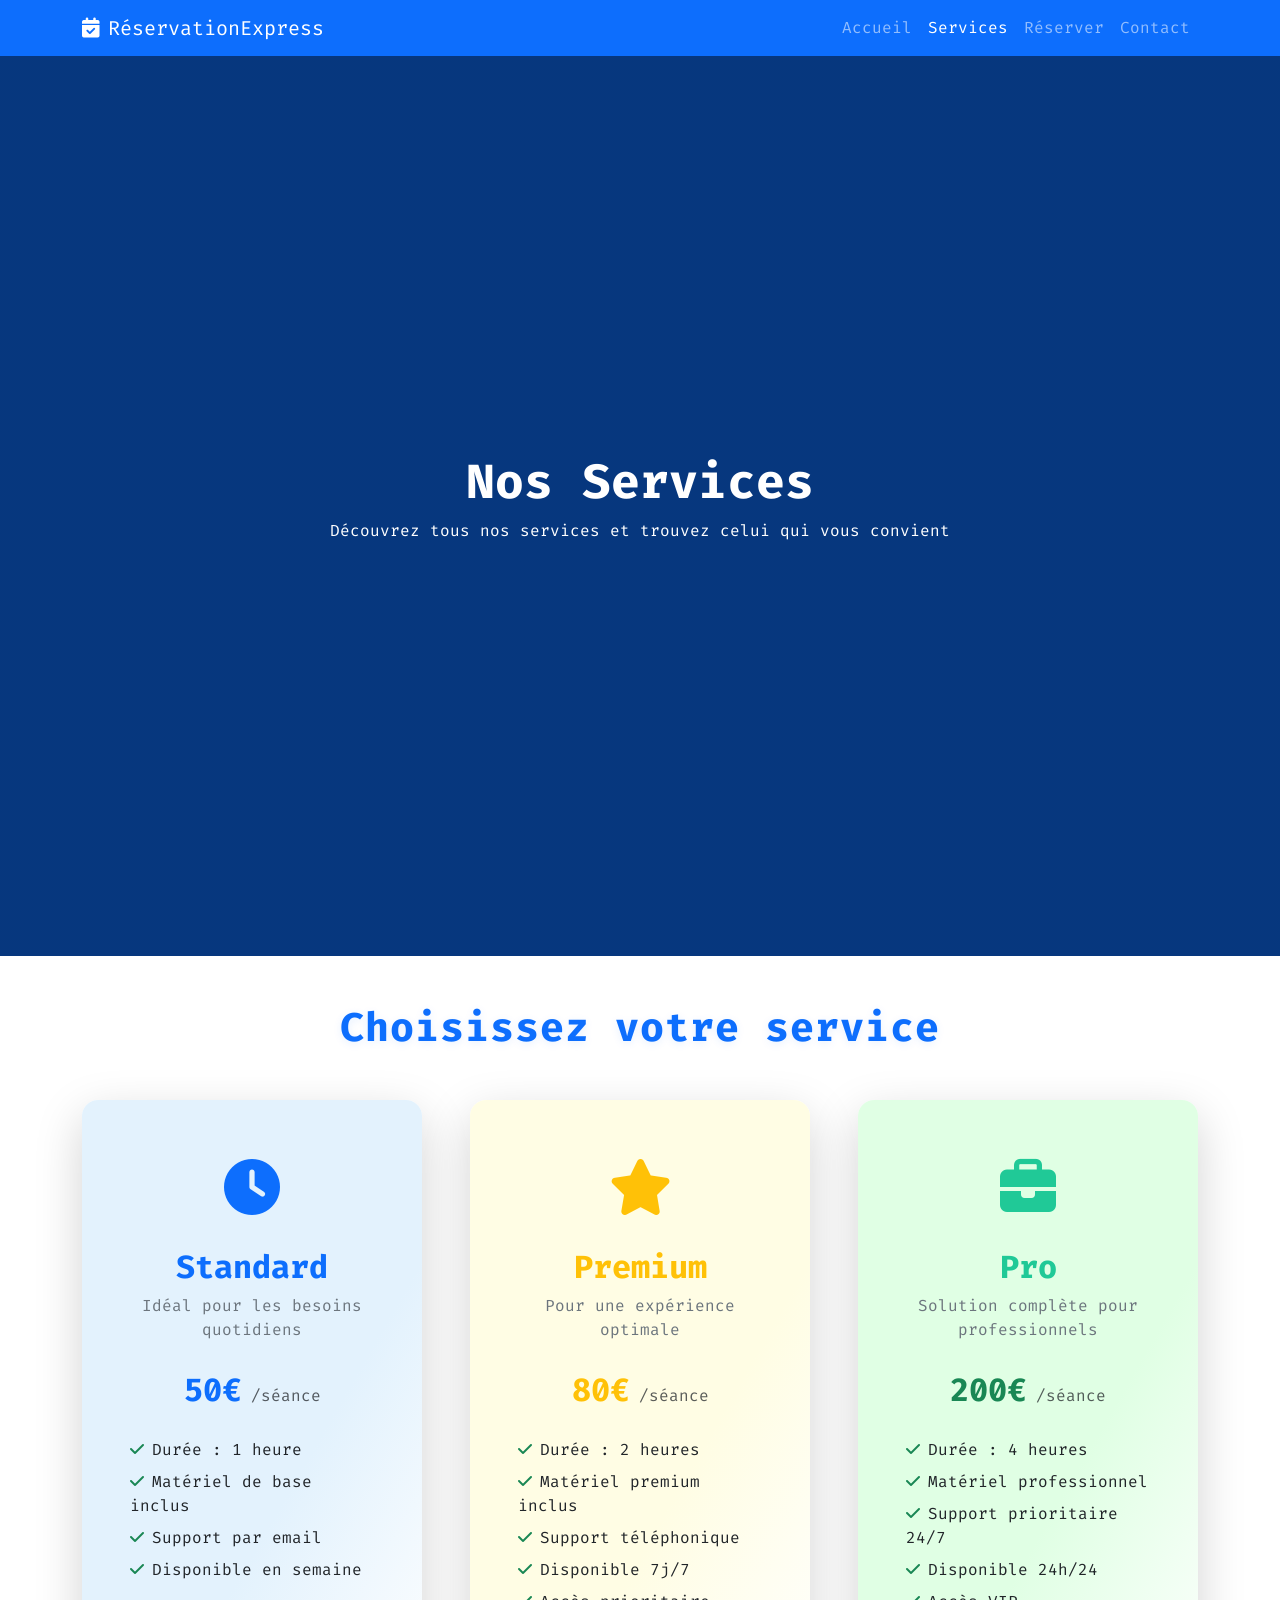
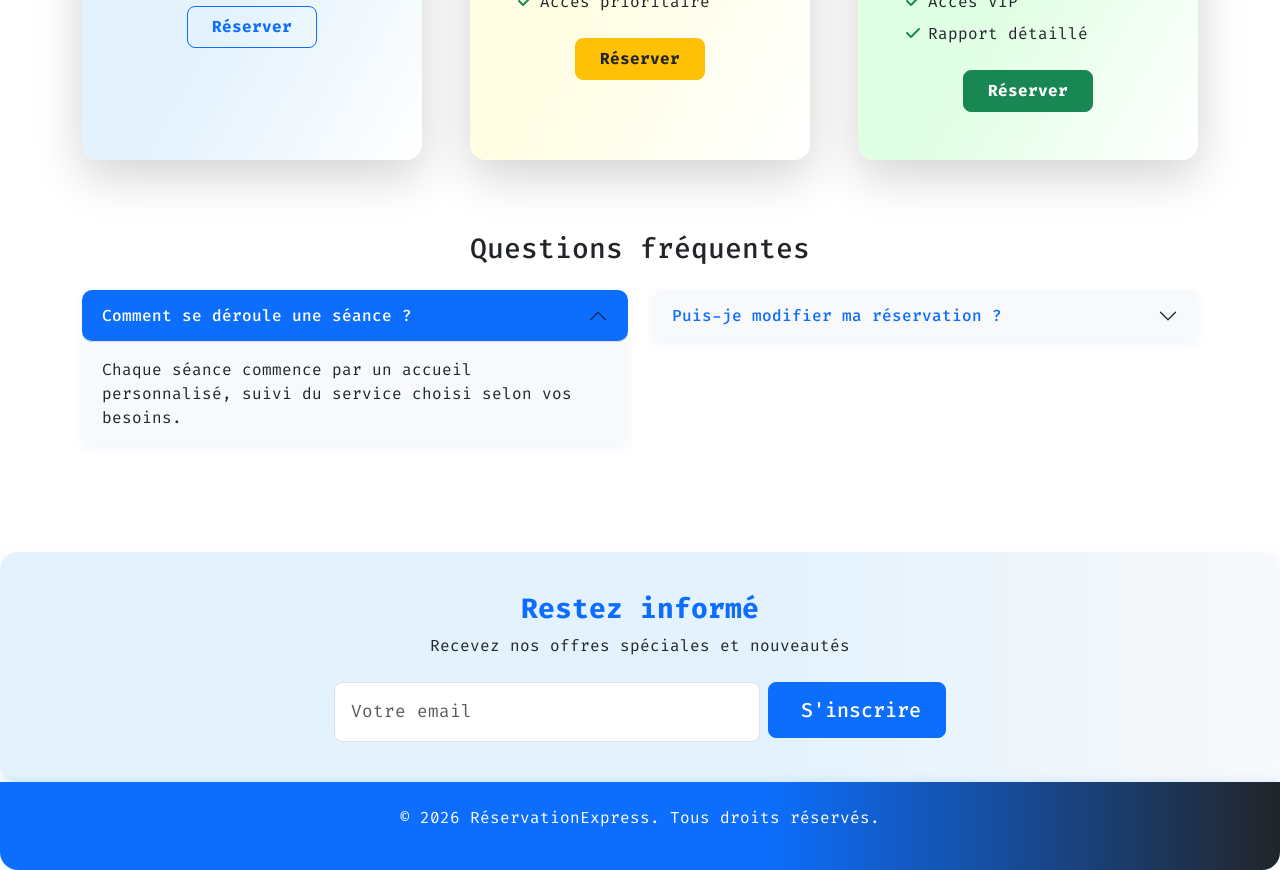
<file: services.html>
<!DOCTYPE html>
<html lang="fr">
<head>
    <meta charset="UTF-8">
    <meta name="viewport" content="width=device-width, initial-scale=1.0">
    <title>RéservationExpress - Nos Services</title>
    
    <!-- Fira Code Google Fonts -->
    <link href="https://fonts.googleapis.com/css2?family=Fira+Code:wght@400;500;700&display=swap" rel="stylesheet">
    
    <!-- Bootstrap 5 CSS -->
    <link href="https://cdn.jsdelivr.net/npm/bootstrap@5.3.2/dist/css/bootstrap.min.css" rel="stylesheet">
    
    <!-- Font Awesome -->
    <link rel="stylesheet" href="https://cdnjs.cloudflare.com/ajax/libs/font-awesome/6.4.2/css/all.min.css">
    
    <!-- Notre CSS personnalisé -->
    <link rel="stylesheet" href="css/style.css">
    
    <style>
            /* Filtres modernisés */
            .filter-buttons {
                display: flex;
                justify-content: center;
                gap: 16px;
                flex-wrap: wrap;
                margin-bottom: 40px;
            }
            .filter-btn {
                border: 2px solid #0d6efd;
                background: #f8f9fa;
                color: #0d6efd;
                padding: 12px 32px;
                border-radius: 8px;
                font-weight: 500;
                box-shadow: 0 2px 8px rgba(13,110,253,0.07);
                transition: all 0.3s;
            }
            .filter-btn:hover, .filter-btn.active {
                background: #0d6efd;
                color: #fff;
                box-shadow: 0 4px 16px rgba(13,110,253,0.15);
            }

            /* Cartes de service modernisées */
            .service-card {
                transition: transform 0.3s, box-shadow 0.3s;
                border: none;
                border-radius: 16px;
                overflow: hidden;
                box-shadow: 0 6px 24px rgba(0,0,0,0.08);
                background: #fff;
            }
            .service-card:hover {
                transform: translateY(-8px) scale(1.02);
                box-shadow: 0 16px 32px rgba(13,110,253,0.12);
            }
            .service-icon {
                font-size: 3.2rem;
                color: #0d6efd;
                margin-bottom: 18px;
            }
            .price-badge {
                position: absolute;
                top: 18px;
                right: 18px;
                background: linear-gradient(90deg,#0d6efd 60%,#20c997 100%);
                color: white;
                padding: 8px 18px;
                border-radius: 12px;
                font-weight: bold;
                font-size: 1rem;
                box-shadow: 0 2px 8px rgba(13,110,253,0.10);
            }
            .popular-badge {
                background: #ffc107;
                color: #000;
                position: absolute;
                top: -12px;
                left: 18px;
                padding: 6px 18px;
                border-radius: 12px;
                font-weight: bold;
                z-index: 10;
                box-shadow: 0 2px 8px rgba(255,193,7,0.10);
            }
            .feature-list {
                list-style: none;
                padding: 0;
                margin-bottom: 18px;
            }
            .feature-list li {
                padding: 8px 0;
                border-bottom: 1px solid #f0f0f0;
                font-size: 1rem;
            }
            .feature-list li:last-child {
                border-bottom: none;
            }
            .feature-list li i {
                color: #20c997;
                margin-right: 8px;
            }

            /* FAQ modernisée */
            .accordion-item {
                border-radius: 10px;
                box-shadow: 0 2px 8px rgba(13,110,253,0.07);
                margin-bottom: 18px;
                border: none;
            }
            .accordion-button {
                border-radius: 10px !important;
                font-weight: 500;
                background: #f8f9fa;
                color: #0d6efd;
            }
            .accordion-button:not(.collapsed) {
                background: #0d6efd;
                color: #fff;
            }
            .accordion-body {
                background: #f8f9fa;
                border-radius: 0 0 10px 10px;
            }

            /* Newsletter modernisée */
            .newsletter-section {
                background: linear-gradient(90deg,#e3f2fd 60%,#f8f9fa 100%);
                border-radius: 18px;
                box-shadow: 0 4px 16px rgba(13,110,253,0.08);
                padding: 40px 24px;
                margin-top: 40px;
            }
            .newsletter-section h3 {
                color: #0d6efd;
                font-weight: 700;
            }
            .newsletter-section .form-control {
                border-radius: 8px;
                font-size: 1.1rem;
            }
            .newsletter-section .btn {
                border-radius: 8px;
                font-weight: 500;
                padding: 12px 32px;
            }

            /* Footer modernisé */
            footer {
                background: linear-gradient(90deg,#0d6efd 60%,#212529 100%);
                color: #fff;
                border-radius: 0 0 18px 18px;
                box-shadow: 0 -2px 8px rgba(13,110,253,0.10);
            }
    </style>
</head>
<body style="font-family: 'Fira Code', 'Segoe UI', Tahoma, Geneva, Verdana, sans-serif;">

    <!-- Navigation -->
    <nav class="navbar navbar-expand-lg navbar-dark bg-primary">
        <div class="container">
            <a class="navbar-brand" href="index.html">
                <i class="fas fa-calendar-check me-2"></i>RéservationExpress
            </a>
            <button class="navbar-toggler" type="button" data-bs-toggle="collapse" data-bs-target="#navbarNav">
                <span class="navbar-toggler-icon"></span>
            </button>
            <div class="collapse navbar-collapse" id="navbarNav">
                <ul class="navbar-nav ms-auto">
                    <li class="nav-item">
                        <a class="nav-link" href="index.html">Accueil</a>
                    </li>
                    <li class="nav-item">
                        <a class="nav-link active" href="services.html">Services</a>
                    </li>
                    <li class="nav-item">
                        <a class="nav-link" href="reservation.html">Réserver</a>
                    </li>
                    <li class="nav-item">
                        <a class="nav-link" href="contact.html">Contact</a>
                    </li>
                </ul>
            </div>
        </div>
    </nav>

    <!-- En-tête -->
    <header class="bg-primary text-white py-5">
        <div class="container text-center">
            <h1 class="display-5 fw-bold">Nos Services</h1>
            <p class="">Découvrez tous nos services et trouvez celui qui vous convient</p>
        </div>
    </header>

    <!-- Filtres -->
        <!-- ...section des filtres supprimée... -->

    <!-- Liste des services -->
        <section class="py-5">
            <div class="container">
                <h2 class="text-center mb-5 fw-bold display-6" style="letter-spacing:1px;color:#0d6efd;text-shadow:0 2px 8px rgba(13,110,253,0.10);">Choisissez votre service</h2>
                <div class="row justify-content-center g-5">
                    <!-- Service Standard -->
                    <div class="col-lg-4 col-md-6 mb-4">
                        <div class="card shadow-lg border-0 rounded-4 h-100 position-relative" style="background:linear-gradient(120deg,#e3f2fd 60%,#fff 100%);">
                            <div class="card-body text-center p-5">
                                <div class="mb-3">
                                    <span class="service-icon" style="font-size:3.5rem;color:#0d6efd;"><i class="fas fa-clock"></i></span>
                                </div>
                                <h3 class="fw-bold mb-2" style="color:#0d6efd;font-size:2rem;">Standard</h3>
                                <p class="mb-4 text-secondary">Idéal pour les besoins quotidiens</p>
                                <div class="mb-4">
                                    <span class="fs-2 fw-bold text-primary">50€</span>
                                    <span class="text-muted">/séance</span>
                                </div>
                                <ul class="list-unstyled mb-4 text-start mx-auto" style="max-width:260px;">
                                    <li class="mb-2"><i class="fas fa-check text-success me-2"></i>Durée : 1 heure</li>
                                    <li class="mb-2"><i class="fas fa-check text-success me-2"></i>Matériel de base inclus</li>
                                    <li class="mb-2"><i class="fas fa-check text-success me-2"></i>Support par email</li>
                                    <li class="mb-2"><i class="fas fa-check text-success me-2"></i>Disponible en semaine</li>
                                </ul>
                                <a href="reservation.html?service=standard" class="btn btn-outline-primary px-4 py-2 fw-bold rounded-pill">Réserver</a>
                            </div>
                        </div>
                    </div>
                    <!-- Service Premium -->
                    <div class="col-lg-4 col-md-6 mb-4">
                        <div class="card shadow-lg border-0 rounded-4 h-100 position-relative" style="background:linear-gradient(120deg,#fffde4 60%,#fff 100%);">
                            <div class="card-body text-center p-5">
                                <div class="mb-3">
                                    <span class="service-icon" style="font-size:3.5rem;color:#ffc107;"><i class="fas fa-star"></i></span>
                                </div>
                                <h3 class="fw-bold mb-2" style="color:#ffc107;font-size:2rem;">Premium</h3>
                                <p class="mb-4 text-secondary">Pour une expérience optimale</p>
                                <div class="mb-4">
                                    <span class="fs-2 fw-bold text-warning">80€</span>
                                    <span class="text-muted">/séance</span>
                                </div>
                                <ul class="list-unstyled mb-4 text-start mx-auto" style="max-width:260px;">
                                    <li class="mb-2"><i class="fas fa-check text-success me-2"></i>Durée : 2 heures</li>
                                    <li class="mb-2"><i class="fas fa-check text-success me-2"></i>Matériel premium inclus</li>
                                    <li class="mb-2"><i class="fas fa-check text-success me-2"></i>Support téléphonique</li>
                                    <li class="mb-2"><i class="fas fa-check text-success me-2"></i>Disponible 7j/7</li>
                                    <li class="mb-2"><i class="fas fa-check text-success me-2"></i>Accès prioritaire</li>
                                </ul>
                                <a href="reservation.html?service=premium" class="btn btn-warning px-4 py-2 fw-bold rounded-pill text-dark">Réserver</a>
                            </div>
                        </div>
                    </div>
                    <!-- Service Pro -->
                    <div class="col-lg-4 col-md-6 mb-4">
                        <div class="card shadow-lg border-0 rounded-4 h-100 position-relative" style="background:linear-gradient(120deg,#e0ffe4 60%,#fff 100%);">
                            <div class="card-body text-center p-5">
                                <div class="mb-3">
                                    <span class="service-icon" style="font-size:3.5rem;color:#20c997;"><i class="fas fa-briefcase"></i></span>
                                </div>
                                <h3 class="fw-bold mb-2" style="color:#20c997;font-size:2rem;">Pro</h3>
                                <p class="mb-4 text-secondary">Solution complète pour professionnels</p>
                                <div class="mb-4">
                                    <span class="fs-2 fw-bold text-success">200€</span>
                                    <span class="text-muted">/séance</span>
                                </div>
                                <ul class="list-unstyled mb-4 text-start mx-auto" style="max-width:260px;">
                                    <li class="mb-2"><i class="fas fa-check text-success me-2"></i>Durée : 4 heures</li>
                                    <li class="mb-2"><i class="fas fa-check text-success me-2"></i>Matériel professionnel</li>
                                    <li class="mb-2"><i class="fas fa-check text-success me-2"></i>Support prioritaire 24/7</li>
                                    <li class="mb-2"><i class="fas fa-check text-success me-2"></i>Disponible 24h/24</li>
                                    <li class="mb-2"><i class="fas fa-check text-success me-2"></i>Accès VIP</li>
                                    <li class="mb-2"><i class="fas fa-check text-success me-2"></i>Rapport détaillé</li>
                                </ul>
                                <a href="reservation.html?service=pro" class="btn btn-success px-4 py-2 fw-bold rounded-pill">Réserver</a>
                            </div>
                        </div>
                    </div>
                </div>
            
            <!-- Section FAQ simple -->
            <div class="row mt-5">
                <div class="col-12">
                    <h3 class="text-center mb-4">Questions fréquentes</h3>
                </div>
                <div class="col-md-6">
                    <div class="accordion" id="faqAccordion1">
                        <div class="accordion-item">
                            <h2 class="accordion-header">
                                <button class="accordion-button" type="button" data-bs-toggle="collapse" data-bs-target="#faq1">
                                    Comment se déroule une séance ?
                                </button>
                            </h2>
                            <div id="faq1" class="accordion-collapse collapse show" data-bs-parent="#faqAccordion1">
                                <div class="accordion-body">
                                    Chaque séance commence par un accueil personnalisé, suivi du service choisi selon vos besoins.
                                </div>
                            </div>
                        </div>
                    </div>
                </div>
                <div class="col-md-6">
                    <div class="accordion" id="faqAccordion2">
                        <div class="accordion-item">
                            <h2 class="accordion-header">
                                <button class="accordion-button collapsed" type="button" data-bs-toggle="collapse" data-bs-target="#faq2">
                                    Puis-je modifier ma réservation ?
                                </button>
                            </h2>
                            <div id="faq2" class="accordion-collapse collapse" data-bs-parent="#faqAccordion2">
                                <div class="accordion-body">
                                    Oui, vous pouvez modifier ou annuler votre réservation jusqu'à 24h avant le début de la séance.
                                </div>
                            </div>
                        </div>
                    </div>
                </div>
            </div>
        </div>
    </section>

    <!-- Newsletter -->
        <section class="newsletter-section">
            <div class="container">
                <div class="row justify-content-center">
                    <div class="col-md-8 text-center">
                        <h3>Restez informé</h3>
                        <p class="mb-4">Recevez nos offres spéciales et nouveautés</p>
                        <form class="row g-2 justify-content-center">
                            <div class="col-md-7">
                                <input type="email" class="form-control p-3" placeholder="Votre email">
                            </div>
                            <div class="col-md-3">
                                <button class="btn btn-primary btn-lg w-100" type="button">S'inscrire</button>
                            </div>
                        </form>
                    </div>
                </div>
            </div>
        </section>

    <!-- Footer -->
    <footer class="bg-dark text-white py-4">
        <div class="container text-center">
            <p>&copy; 2026 RéservationExpress. Tous droits réservés.</p>
        </div>
    </footer>

    <!-- Bootstrap JS -->
    <script src="https://cdn.jsdelivr.net/npm/bootstrap@5.3.2/dist/js/bootstrap.bundle.min.js"></script>
    </script>
</body>
</html>
</file>
<file: css/style.css>
/* Style personnalisé */
body {
    font-family: 'Fira Code', 'Segoe UI', Tahoma, Geneva, Verdana, sans-serif;
}

/* Correction du border-radius des boutons */
button, .btn {
    border-radius: 8px !important;
}

/* Animation au survol des cartes */
.card {
    transition: transform 0.3s ease, box-shadow 0.3s ease;
}

.card:hover {
    transform: translateY(-5px);
    box-shadow: 0 10px 20px rgba(0,0,0,0.1);
}


/* Style pour le hero corrigé */

header {
    background: url("https://plus.unsplash.com/premium_photo-1687960116497-0dc41e1808a2?w=600&auto=format&fit=crop&q=60&ixlib=rb-4.1.0&ixid=M3wxMjA3fDB8MHxzZWFyY2h8MXx8aG90ZWxzfGVufDB8fDB8fHww") ,linear-gradient(rgba(0, 0, 0, 0.5), rgba(0, 0, 0, 0.5));
    background-size: cover;
    background-position: center;
    background-repeat: no-repeat;
    color: white;
    height: 100vh;
    display: flex;
    align-items: center;
    justify-content: center;
    width: 100%;
}
</file>
